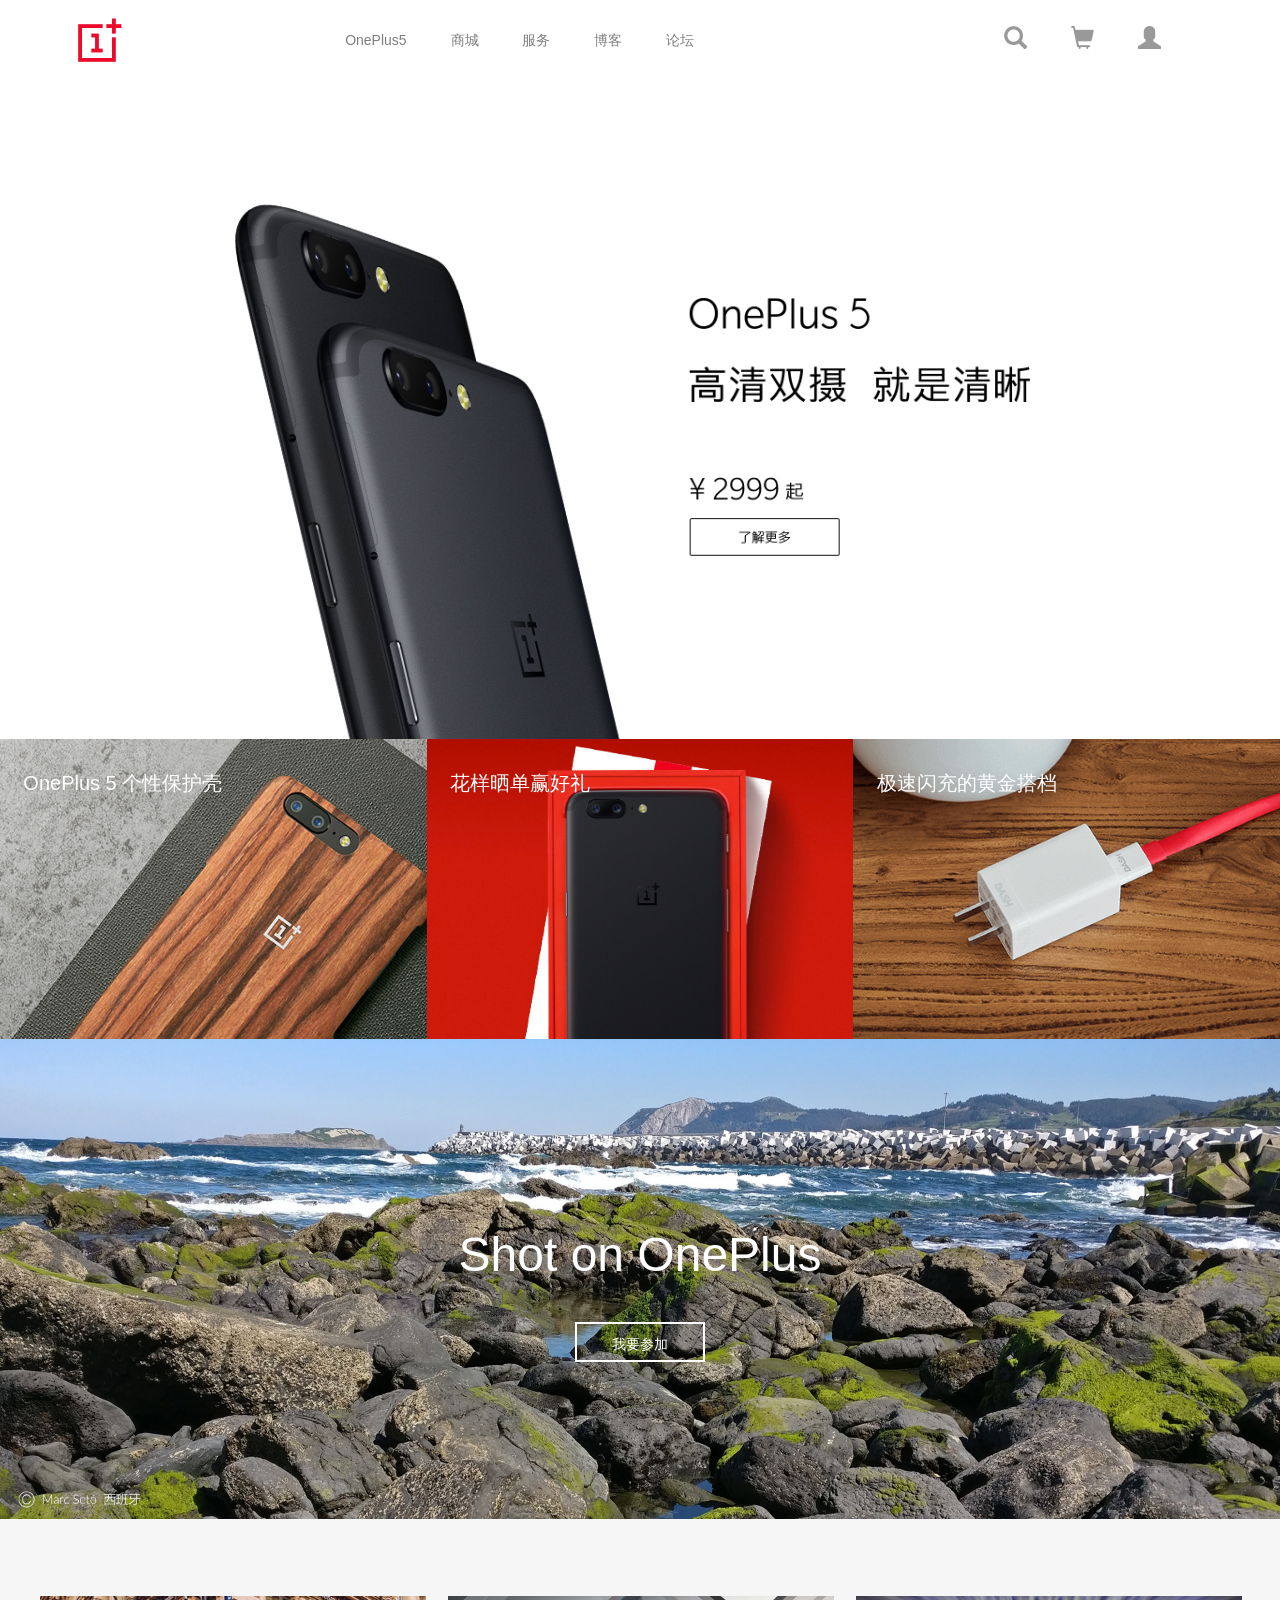
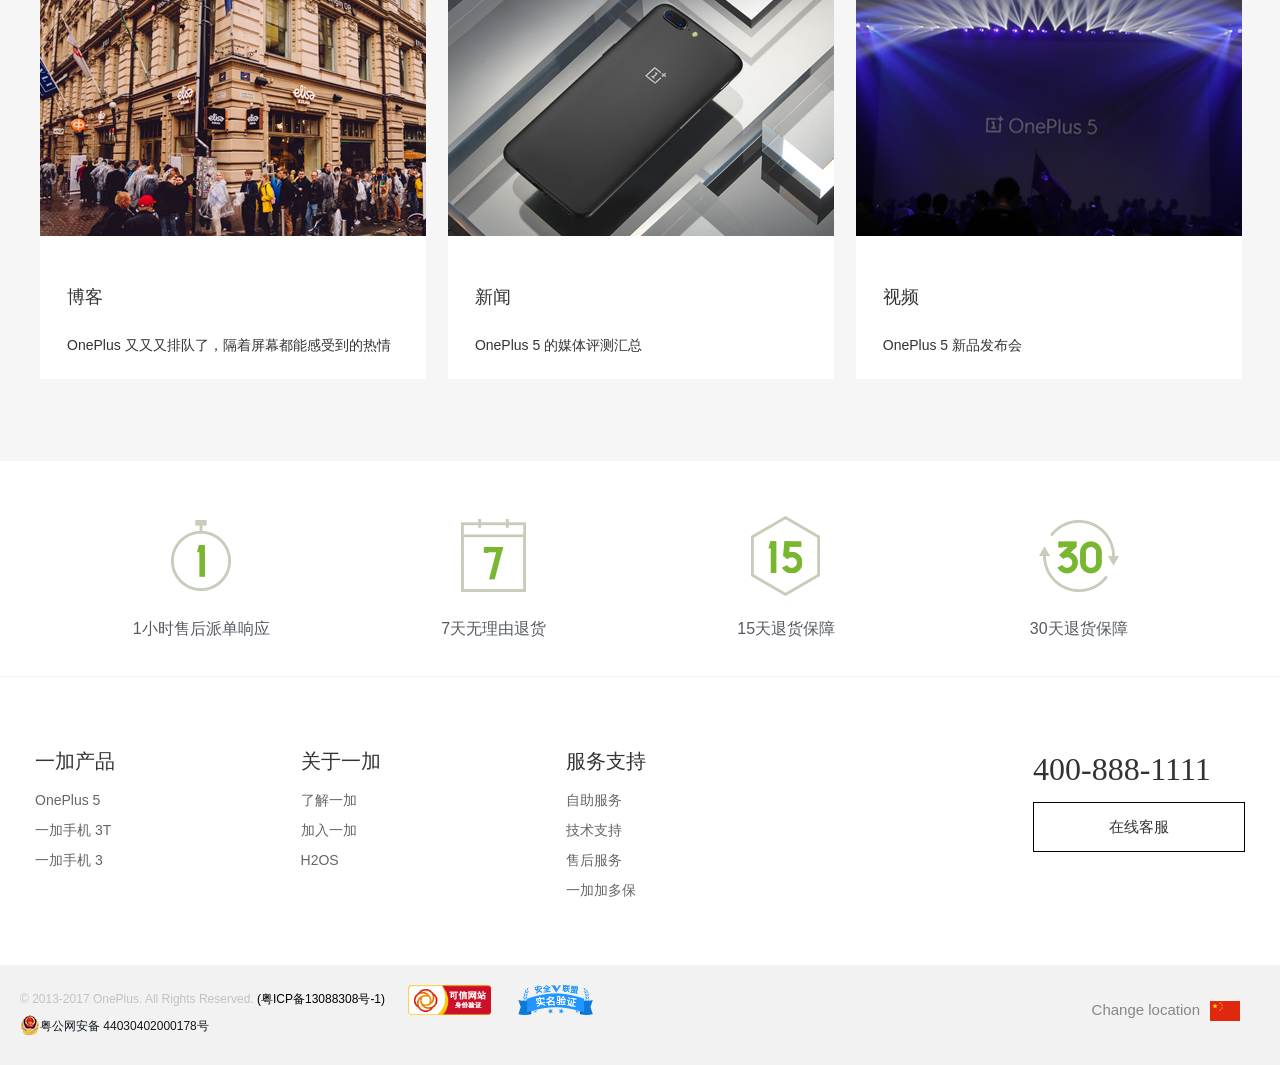
<file: index.html>
﻿<!DOCTYPE html>
<html>
	<head>
		<meta charset="utf-8" />
		<title>一加手机 - 不将就</title>
		<link rel="icon" type="image/x-icon" href="img/icon.ico"/>
		<meta name="viewport" content="width=device-width,initial-scale=1,minimum-scale=1,maximum-scale=1,user-scalable=no" />
		<link rel="stylesheet" type="text/css" href="css/bootstrap.css"/>
		<link rel="stylesheet" type="text/css" href="css/index.css"/>		
		<script src="js/jquery-1.11.3.js" type="text/javascript" charset="utf-8"></script>
		<script src="js/bootstrap.js" type="text/javascript" charset="utf-8"></script>
	</head>
	<body>
		<!--导航条-->
		<div class="header container">
			<div class="row">
				<h1 class="logo pull-left"><a href="#">logo</a></h1>				
				<div class="icons nav pull-right">
					<a href="#" class="hidden-xs"><span class="glyphicon glyphicon-search"></span></a>
					<div class="shopAll">
						<a href="#"><span class="shopCart glyphicon glyphicon-shopping-cart"></span></a>
						<div class="shopMarket">
							<h2>您的购物车里没有商品</h2>
						</div>
					</div>						
					<a href="#"><span class="glyphicon glyphicon-user"></span></a>
					<a href="#"><span class="glyphicon glyphicon-align-justify visible-xs-inline-block"></span></a>
				</div>				
				<div class="clearfix visible-xs"></div>				
				<nav class="nav menu">
					<div class="drow-menu">
						<ul class="menu-ul">
							<li><a href="#">OnePlus5</a></li>
							<li><a href="store.html">商城</a></li>
							<li><a href="service.html">服务</a></li>
							<li><a href="#">博客</a></li>
							<li><a href="#">论坛</a></li>
						</ul>
						<div class="showMenu" style="display: none;">
							<span class="spanFont glyphicon glyphicon-chevron-up"></span>
						</div>
						<form class="search">
							<input type="text" placeholder="搜索您的商品名称" class="col-xs-11" />
							<i class="glyphicon glyphicon-search" class="col-xs-1"></i>
						</form>
					</div>	
				</nav>	
				
				<!--<form class="otherSearch">
					<div class="inputBox">
						<a href="#" class="searchPic glyphicon glyphicon-search"></a>
						<input type="text" class="searchInput" placeholder="搜索您的商品名称" />
							
					</div>
					<div class="searchCon">
						<li><a href="#">a</a></li>
						<li><a href="#">b</a></li>
						<li><a href="#">c</a></li>
						<li><a href="#">d</a></li>
						<li><a href="#">e</a></li>
					</div>	
				</form>-->
			</div>	
		</div>	
		<div class="Reapt" style="display: none;"></div>		
		<script type="text/javascript">
			$(function () {
            	$(".shopMarket").hide();
		        $(".shopAll").hover(function () {
		        	$(".shopMarket").fadeIn(500);
		        	}, function () {
		        	$(".shopMarket").fadeOut(500);
		    	});
		    	// 鼠标移动到list的div上的时候里面的div不会被隐藏
		    	$(".shopMarket").hover(function () {
		       		$(".shopMarket").fadeIn(500);
		       	 	}, function () {
		        	$(".shopMarket").fadeOut(500);
		    	});
				$(".glyphicon-align-justify").click(function(){
					if(($(".header nav").is(":hidden")) && ($(".search").is(":hidden"))){
						$(".menu-ul").show();
						$(".search").show();
						$(".showMenu").hide();
						$(".header nav").slideDown();
//						$("body").css("position","fixed");
						$("body").css("overflow","hidden");
						$(".Reapt").show();
					}
					else{
						$(".header nav").slideUp();
						$(".Reapt").hide();
						$("body").css("overflow","initial");
					}	
				});	
				$(".search").click(function(){
					$(".spanFont").removeClass("glyphicon-chevron-down");
					$(".spanFont").addClass("glyphicon-chevron-up");
					$(".showMenu").css("display","block");
					$(".menu-ul").slideUp();					
				});
				$(".showMenu").click(function(){
					$(".spanFont").toggleClass("glyphicon-chevron-up");
	 				$(".spanFont").toggleClass("glyphicon-chevron-down");
	 				$(".showMenu").delay(200).hide(0);
					$(".menu-ul").slideDown();
				});
			});
		</script>
		
		<!--导航条下面的图片-->
		<div class="section3">
			<div class="container-fluid">
				<div class="row two">
					<h1 class="pic"><a href="#"></a></h1>
				</div>
			</div>
		</div>
		
		<!--section3 begin-->
		<div class="section3 container-fluid">
			<div class="row">
				<div class="imgOne col-lg-4 col-md-4 col-sm-12 col-xs-12">
					<h4 style="color:#fff">OnePlus 5 个性保护壳</h4>
					<a href="#" class="aOne"></a>
				</div>
				<div class="imgTwo col-lg-4 col-md-4 col-sm-12 col-xs-12">
					<h4 style="color:#fff">花样晒单赢好礼</h4>
					<a href="#" class="aTwo"></a>
				</div>
				<div class="imgThree col-lg-4 col-md-4 col-sm-12 col-xs-12">
					<h4 style="color:#fff">极速闪充的黄金搭档</h4>
					<a href="#" class="aThree"></a>
				</div>
			</div>
		</div>
		<!--section3 end-->
		
			
		<!--section4 begin-->
		<div class="section4">
			<div class="container-fluid">
				<div class="row four">
					<img src="img/section3.1.big.jpg" class="img-responsive" id="imgFirst1"/>
					<img src="img/section3.1.jpg" style="width: 100%;" id="imgFirst2"/>
					<div class="odop-text" style="color:#fff">
        	            <div class="h3">Shot on OnePlus</div>
        	            <div class="h4"></div>
        	            <button type="button" class="opod-btn">我要参加</button>
         	       </div>
				</div>
			</div>
		</div>
    	<!--section4 end-->
    	
    	<!--section5 begin-->
    	<div class="section5 bottom-part">
    		<div class="inner">
    			<div class="innerContent">
    				<a><img src="img/section5.1.jpg" /></a>
    				<div class="content">
    					<h4>博客</h4>
    					<p>OnePlus 又又又排队了，隔着屏幕都能感受到的热情</p>
    				</div>
    			</div>
    			<div class="innerContent">
    				<a><img src="img/section5.2.jpg" /></a>
    				<div class="content">
    					<h4>新闻</h4>
    						<p>OnePlus 5 的媒体评测汇总</p>
    				</div>
    			</div>
    			<div class="innerContent">
    				<a><img src="img/section5.3.jpg" /></a>
    				<div class="content">
    					<h4>视频</h4>
    					<p>OnePlus 5 新品发布会</p>
    				</div>
    			</div>
    		</div>
    	</div>
    	<!--section5 end-->
    	
    	<!--section6 begin-->
    	<div class="section6">
    		<div class="container part">
    			<!--<div class="row">-->
    				<div class="partContent col-lg-3 col-md-3 col-sm-3 col-xs-6">
    					<a href="#">
    						<h1 class="smallicon1"></h1>
    						<span>1小时售后派单响应</span>
    					</a>
    				</div>
    				<div class="partContent col-lg-3 col-md-3 col-sm-3 col-xs-6">
    					<a href="#">
    						<h1 class="smallicon2"></h1>
    						<span>7天无理由退货</span>
    					</a>
    				</div>
    				<div class="partContent col-lg-3 col-md-3 col-sm-3 col-xs-6">
    					<a href="#">
    						<h1 class="smallicon3"></h1>
    						<span>15天退货保障</span>
    					</a>
    				</div>
    				<div class="partContent col-lg-3 col-md-3 col-sm-3 col-xs-6">
    					<a href="#">
    						<h1 class="smallicon4"></h1>
    						<span>30天退货保障</span>
    					</a>
    				</div>
    			<!--</div>-->
    		</div>
    	</div>
    	<!--section6 end-->
    	
    	<!--section7 begin-->
    	<div class="footer">
    		<div class="footContent">
    			<div class="footer-top clearfix">
    				<div class="footer-left col-lg-8 col-md-8 col-sm-8 col-xs-12">    	
    					<div class="leftContent col-lg-4 col-md-4 col-sm-4 col-xs-12">
    						<p id="first">
    							一加产品
    							<span class="font glyphicon glyphicon-chevron-down"></span>
    							<!--<span class="font glyphicon glyphicon-chevron-up hidden"></span>-->
    						</p>
    						<ul class="leftDown" id="leftDown1">
    							<li><a href="#">OnePlus 5</a></li>
    							<li><a href="#">一加手机 3T</a></li>
    							<li><a href="#">一加手机 3</a></li>
    						</ul>
    					</div>
    					<div class="leftContent col-lg-4 col-md-4 col-sm-4 col-xs-12">
    						<p id="two">关于一加<span class="font glyphicon glyphicon-chevron-down"></span></p>
    						<ul class="leftDown" id="leftDown2">
    							<li><a href="#">了解一加</a></li>
    							<li><a href="#">加入一加</a></li>
    							<li><a href="#">H2OS</a></li>
    						</ul>
    					</div>
    					<div class="leftContent col-lg-4 col-md-4 col-sm-4 col-xs-12">
    						<p id="three">服务支持<span class="font glyphicon glyphicon-chevron-down"></span></p>
    						<ul class="leftDown" id="leftDown3">
    							<li><a href="#">自助服务</a></li>
    							<li><a href="#">技术支持</a></li>
    							<li><a href="#">售后服务</a></li>
    							<li><a href="#">一加加多保</a></li>
    						</ul>
    					</div>
    				</div>	
    				<div class="footer-right col-lg-4 col-md-4 col-sm-4 col-xs-12">
    					<div class="rightContent">
    						<p><span>客服电话：</span>400-888-1111</p>
    						<p class="pright"><span>Change location</span><a href="#"><img src="img/seciton6.2.png" class="img-responsive"/></a></p>
    						<button type="button" class="btn-online">在线客服</button>
    					</div>
    				</div>
    			</div>
    		</div>
    		<div class="footer-bottom">
    			<div class="changbg">
    				<div class="footContent">
    					<p class="fifth fifth1"><img src="img/section6.4.png"/>粤公网安备 44030402000178号</p>	
    					<span class="bottomFirst">© 2013-2017 OnePlus. All Rights Reserved. <a href="#">(粤ICP备13088308号-1) </a></span>
						<p class="other2 clearfix">备案号：<a href="#">粤ICP备13088308号-1</a></p>
    					<p class="fifth fifth3"><img src="img/section6.4.png"/>粤公网安备 44030402000178号</p>	
    					<span class="secondImg img1"><a href="#"><img src="img/section6.2.png" /></a></span>
    					<span class="fourImg fourImg1">Change location<a href="#"><img src="img/seciton6.2.png" /></a></span>
    					<span class="secondImg img2"><a href="#"><img src="img/section6.3.png" /></a></span>
    					<p class="other1 clearfix">备案号：<a href="#">粤ICP备13088308号-1</a></p>
    					<p class="fifth fifth2"><img src="img/section6.4.png"/>粤公网安备 44030402000178号</p>	
    					<div class="last clearfix"></div>
    				</div>
    			</div>
    		</div>
    	</div>
    	<!--section7 end-->
    	<!--section7 jQuery begin-->
    	<script type="text/javascript">
    		$(function(){
    			$("#first").click(function(){
//  				console.log(0);
    				$("#leftDown1").slideToggle(800);
    				$("#first span").toggleClass("glyphicon-chevron-down");
	 				$("#first span").toggleClass("glyphicon-chevron-up");
//  				$("#first span").removeClass("glyphicon-chevron-down");
//  				$("#first span").addClass("glyphicon-chevron-up");
//  				$(this).children('.glyphicon-chevron-down').toggleClass('hidden');
//  				$(this).children('.glyphicon-chevron-up').toggleClass('hidden');
    			})
    			$("#two").click(function(){
    				$("#leftDown2").slideToggle(800);
    				$("#two span").toggleClass("glyphicon-chevron-down");
	 				$("#two span").toggleClass("glyphicon-chevron-up");
    			})
    			$("#three").click(function(){
    				$("#leftDown3").slideToggle(800);
    				$("#three span").toggleClass("glyphicon-chevron-down");
	 				$("#three span").toggleClass("glyphicon-chevron-up");
    			})
    		})
    	</script>
    	<!--section7 jQuery end-->
    	
	</body>
</html>
</file>
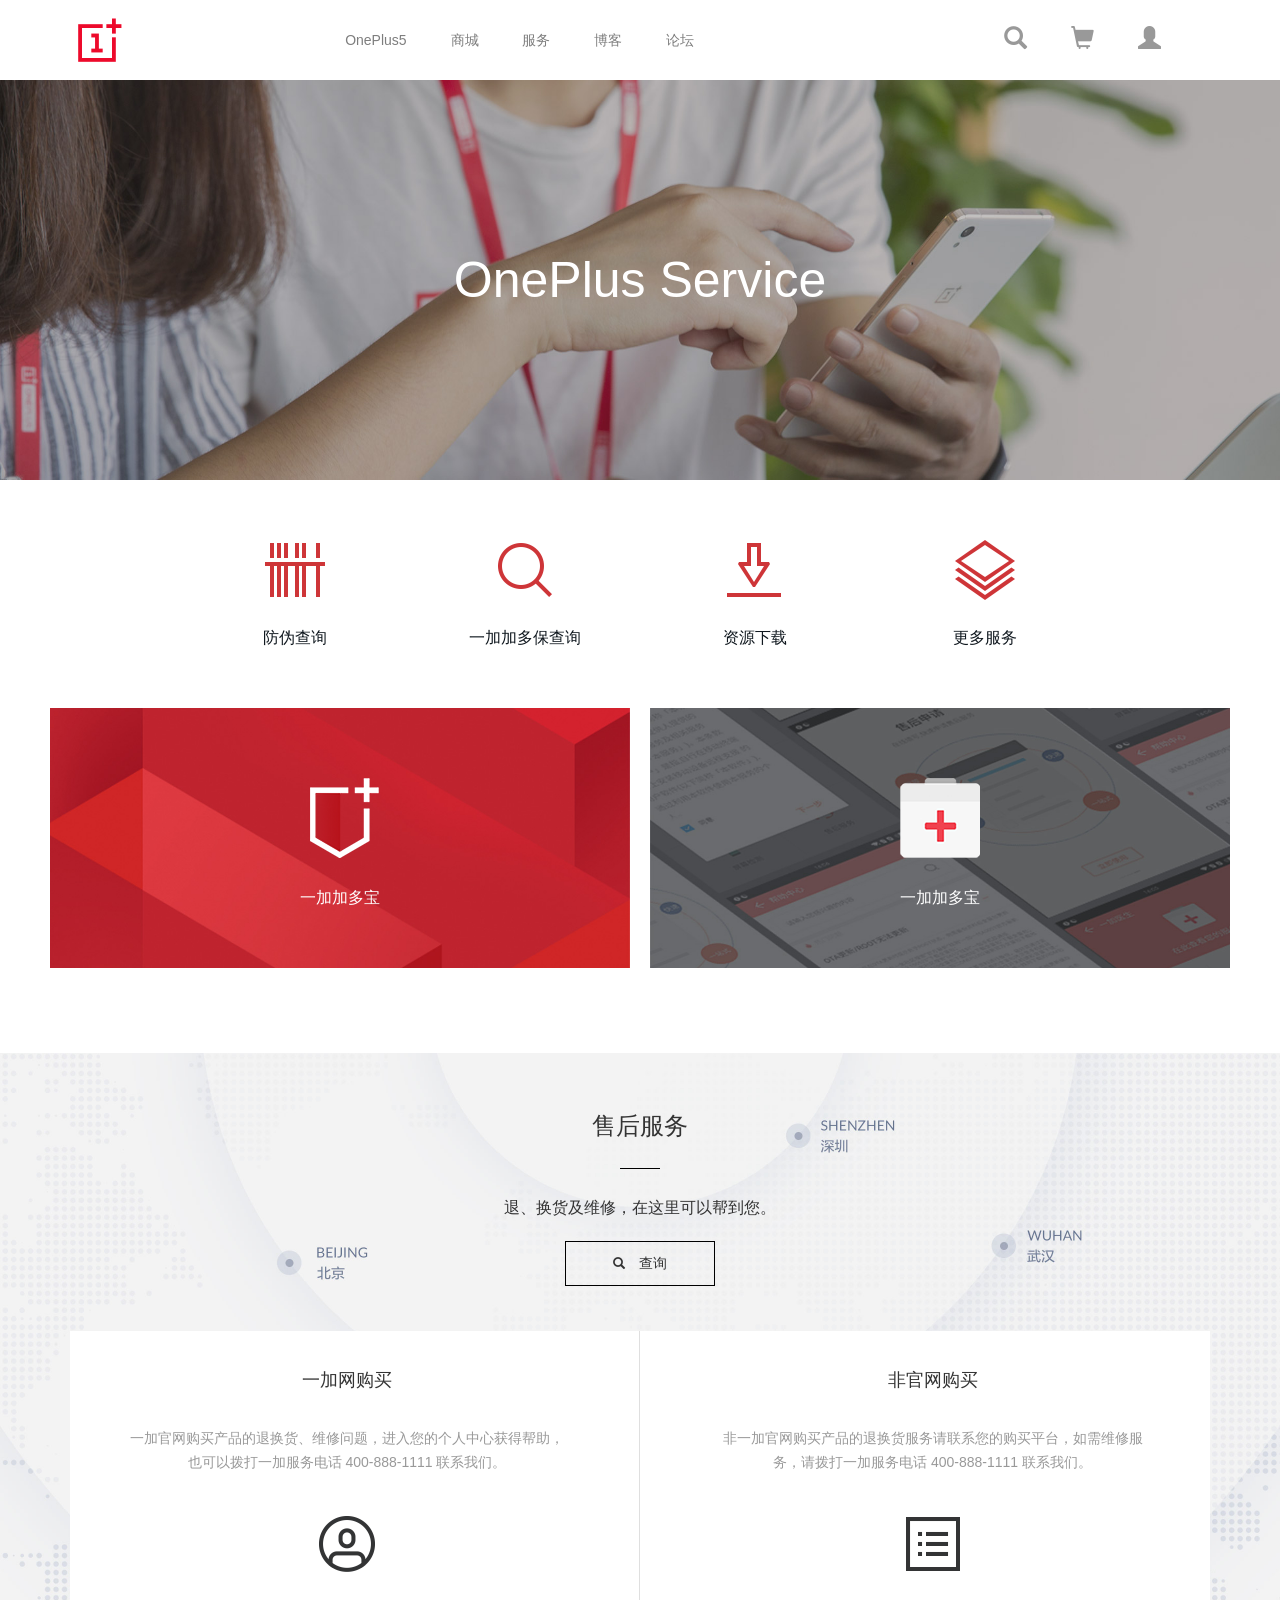
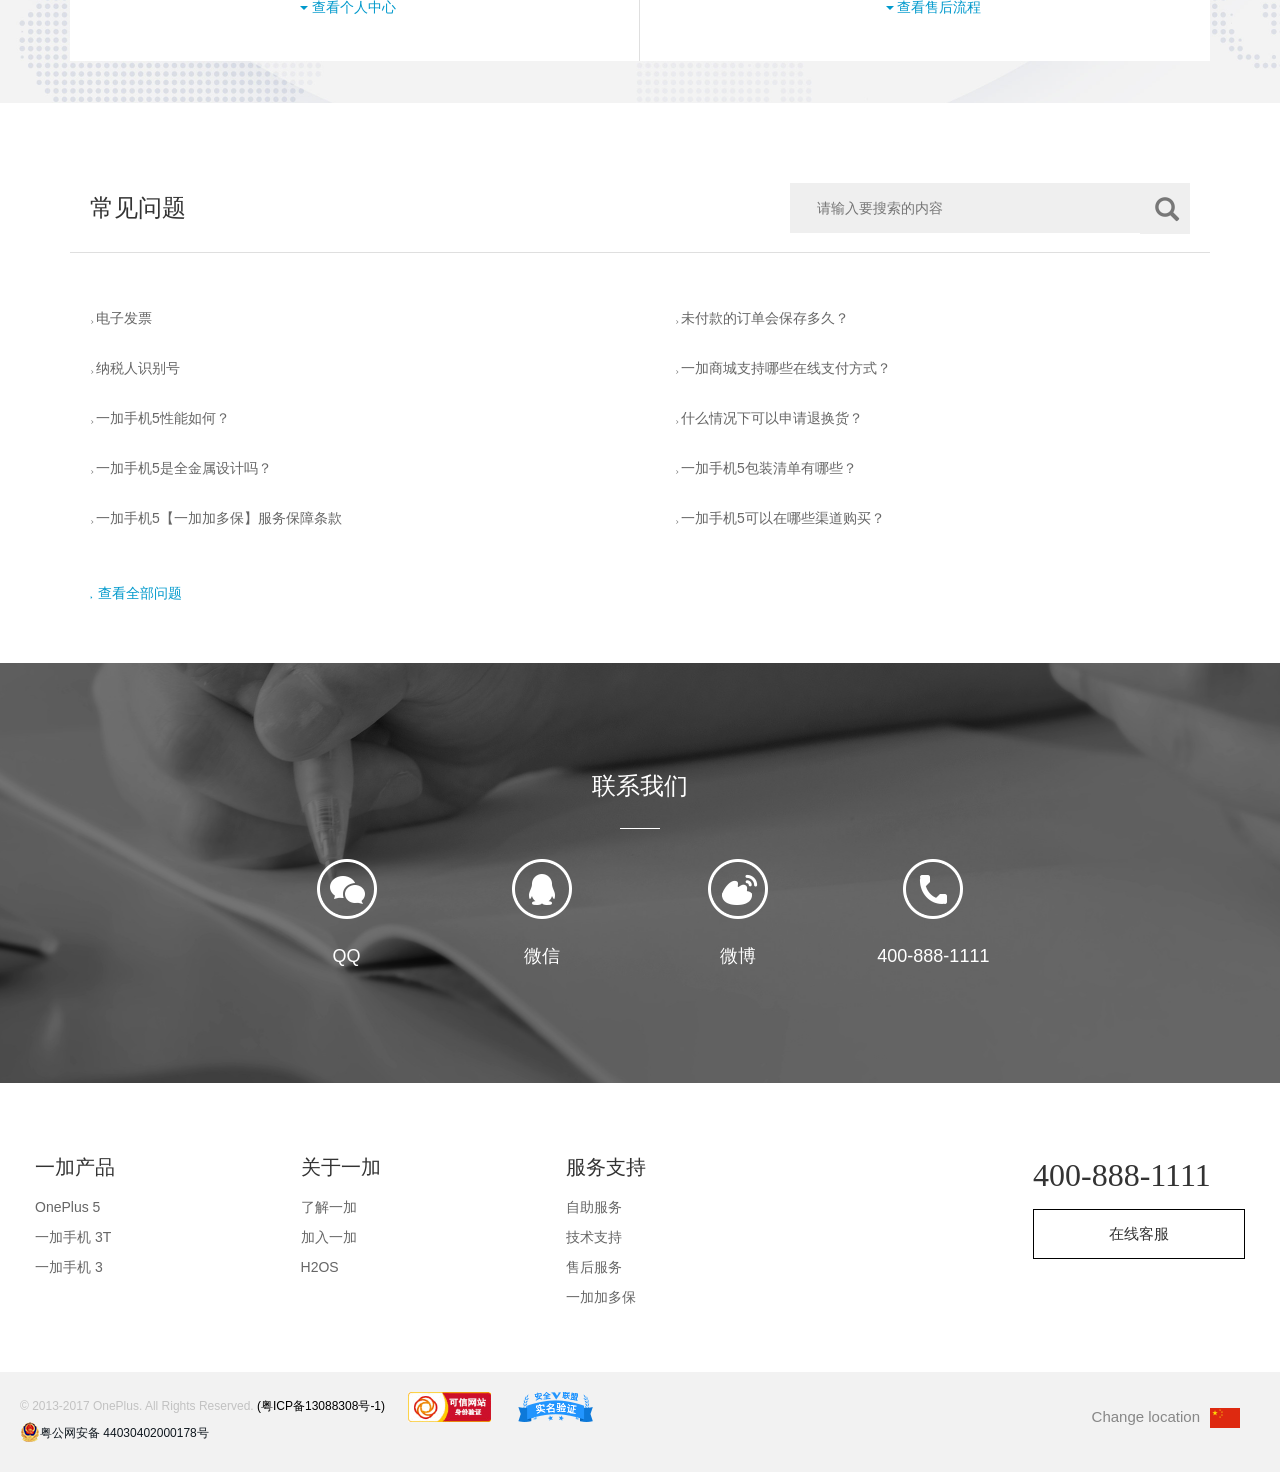
<file: service.html>
﻿<!DOCTYPE html>
<html>
	<head>
		<meta charset="utf-8" />
		<title>一加手机客户服务中心</title>
		<link rel="icon" type="image/x-icon" href="img/icon.ico"/>
		<meta name="viewport" content="width=device-width,initial-scale=1,minimum-scale=1,maximum-scale=1,user-scalable=no" />
		<link rel="stylesheet" type="text/css" href="css/bootstrap.css"/>
		<link rel="stylesheet" type="text/css" href="css/index.css"/>
		<link rel="stylesheet" type="text/css" href="css/service.css"/>	
		<script src="js/jquery-1.11.3.js" type="text/javascript" charset="utf-8"></script>
		<script src="js/bootstrap.js" type="text/javascript" charset="utf-8"></script>
	</head>
	<body>
		<!--导航条-->
		<div class="header container">
			<div class="row">
				<h1 class="logo pull-left"><a href="index.html">logo</a></h1>				
				<div class="icons nav pull-right">
					<a href="#" class="hidden-xs"><span class="glyphicon glyphicon-search"></span></a>
					<div class="shopAll">
						<a href="#"><span class="shopCart glyphicon glyphicon-shopping-cart"></span></a>
						<div class="shopMarket">
							<h2>您的购物车里没有商品</h2>
						</div>
					</div>						
					<a href="#"><span class="glyphicon glyphicon-user"></span></a>
					<a href="#"><span class="glyphicon glyphicon-align-justify visible-xs-inline-block"></span></a>
				</div>				
				<div class="clearfix visible-xs"></div>				
				<nav class="nav menu">
					<div class="drow-menu">
						<ul class="menu-ul">
							<li><a href="">OnePlus5</a></li>
							<li><a href="store.html">商城</a></li>
							<li><a href="#">服务</a></li>
							<li><a href="#">博客</a></li>
							<li><a href="#">论坛</a></li>
						</ul>
						<div class="showMenu" style="display: none;">
							<span class="spanFont glyphicon glyphicon-chevron-up"></span>
						</div>
						<form class="search">
							<input type="text" placeholder="搜索您的商品名称" class="col-xs-11" />
							<i class="glyphicon glyphicon-search" class="col-xs-1"></i>
						</form>
					</div>	
				</nav>	
				
				<!--<form class="otherSearch">
					<div class="inputBox">
						<a href="#" class="searchPic glyphicon glyphicon-search"></a>
						<input type="text" class="searchInput" placeholder="搜索您的商品名称" />
							
					</div>
					<div class="searchCon">
						<li><a href="#">a</a></li>
						<li><a href="#">b</a></li>
						<li><a href="#">c</a></li>
						<li><a href="#">d</a></li>
						<li><a href="#">e</a></li>
					</div>	
				</form>-->
			</div>	
		</div>	
		<div class="Reapt" style="display: none;"></div>		
		<script type="text/javascript">
			$(function () {
            	$(".shopMarket").hide();
		        $(".shopAll").hover(function () {
		        	$(".shopMarket").fadeIn(500);
		        	}, function () {
		        	$(".shopMarket").fadeOut(500);
		    	});
		    	// 鼠标移动到list的div上的时候里面的div不会被隐藏
		    	$(".shopMarket").hover(function () {
		       		$(".shopMarket").fadeIn(500);
		       	 	}, function () {
		        	$(".shopMarket").fadeOut(500);
		    	});
				$(".glyphicon-align-justify").click(function(){
					if(($(".header nav").is(":hidden")) && ($(".search").is(":hidden"))){
						$(".menu-ul").show();
						$(".search").show();
						$(".showMenu").hide();
						$(".header nav").slideDown();
//						$("body").css("position","fixed");
						$("body").css("overflow","hidden");
						$(".Reapt").show();
					}
					else{
						$(".header nav").slideUp();
						$(".Reapt").hide();
						$("body").css("overflow","initial");
					}	
				});	
				$(".search").click(function(){
					$(".spanFont").removeClass("glyphicon-chevron-down");
					$(".spanFont").addClass("glyphicon-chevron-up");
					$(".showMenu").css("display","block");
					$(".menu-ul").slideUp();					
				});
				$(".showMenu").click(function(){
					$(".spanFont").toggleClass("glyphicon-chevron-up");
	 				$(".spanFont").toggleClass("glyphicon-chevron-down");
	 				$(".showMenu").delay(200).hide(0);
					$(".menu-ul").slideDown();
				});
			});
		</script>
		
		
		<!--service1 begin-->
		<section class="service1">
			<h2>OnePlus Service</h2>
		</section>
		<!--service1 end-->
		
		<!--service2 begin-->
		<section class="service2">
			<div class="container service2Con">
				<div class="serviceConone">
					<div class="row">
						<div class="sectiontwo twoone col-sm-3 col-xs-6">
							<a href="#">
								<span></span>
								<h2>防伪查询</h2>
							</a>
						</div>
						<div class="sectiontwo twotwo col-sm-3 col-xs-6">
							<a href="#">
								<span></span>
								<h2>一加加多保查询</h2>
							</a>
						</div>
						<div class="sectiontwo twothree col-sm-3 col-xs-6">
							<a href="#">
								<span></span>
								<h2>资源下载</h2>
							</a>
						</div>
						<div class="sectiontwo twofour col-sm-3 col-xs-6">
							<a href="#">
								<span></span>
								<h2>更多服务</h2>
							</a>
						</div>
					</div>
				</div>
				
				<!--重点-->
				<div class="serviceContwo">
					<div class="row">
						<div class="Bg col-sm-6">							
							<a href="#">
								<span class="BgFirst1"></span>
								<div class="BgCon BgCon1">
									<span></span>
									<h2>一加加多宝</h2>
								</div>
							</a>
						</div>
						<div class="Bg BgTwo col-sm-6">
							<a href="#">
								<span class="BgFirst2"></span>
								<div class="BgCon BgCon2">
									<span></span>
									<h2>一加加多宝</h2>
								</div>
							</a>
						</div>
					</div>
				</div>
				
				<!--敲黑板-->
				<div class="slideBegin">
					<div id="myCarousel" class="carousel slide">
  		   				<!-- 轮播（Carousel）项目 -->		   
						<div class="carousel-inner Bg">							
							<a href="#" class="item active">
								<span class="BgFirst1"></span>
								<div class="BgCon BgCon1">
									<span></span>
									<h2>一加加多宝</h2>
								</div>
							</a>
							<a href="#" class="item">
								<span class="BgFirst2"></span>
								<div class="BgCon BgCon2">
									<span></span>
									<h2>一加加多宝</h2>
								</div>
							</a>
						</div>
						<!-- 轮播（Carousel）导航 -->
						<ol class="carousel-indicators" id="otherIndicators">
			      			<li data-target="#myCarousel" data-slide-to="0" class="active" id="otherli1"></li>
			      			<li data-target="#myCarousel" data-slide-to="1" id="otherli2"></li>
			   			</ol> 
					</div>
					<!-- 轮播（Carousel）指标 -->
					<a class="slideOpen slidePre" href="#myCarousel" data-slide="prev">&lsaquo;</a>
			   		<a class="slideOpen slideNext" href="#myCarousel" data-slide="next">&rsaquo;</a>
				</div>	 
			</div>
		</section>
		<!--service2 end-->
		
		<!--service3 begin-->
		<section class="service3">
			<div class="container servic3Con">
				<div class="threeConfirst">
					<div class="row">
						<h1>售后服务<span></span></h1>
						<h3>退、换货及维修，在这里可以帮到您。</h3>
					</div>
				</div>
				<div class="threeConTwo">
					<div class="row">
						<button type="button">
							<i class="glyphicon glyphicon-search"></i>
							查询
						</button>
					</div>
				</div>
				<div class="threeConThree">
					<div class="row">
						<div class="threePart threePartone col-sm-6">
							<h1>一加网购买</h1>
							<div class="threeHeight"><h2>一加官网购买产品的退换货、维修问题，进入您的个人中心获得帮助，也可以拨打一加服务电话 400-888-1111 联系我们。</h2></div>
							<img src="img/service3.2.png" />
							<a href="#">
								<span class="caret"></span>
								查看个人中心
							</a>
						</div>
						<div class="threePart threeParttwo col-sm-6">
							<h1>非官网购买</h1>
							<div class="threeHeight"><h2>非一加官网购买产品的退换货服务请联系您的购买平台，如需维修服务，请拨打一加服务电话 400-888-1111 联系我们。</h2></div>
							<img src="img/service3.3.png" />
							<a href="#">
								<span class="caret"></span>
								查看售后流程
							</a>
						</div>
					</div>
				</div>
				
				<div class="slideThreeCon">
					<div id="myCarouselother" class="carousel slide">
						<!-- 轮播（Carousel）项目 -->
						<div class="threeSlide3">
							<div class="carousel-inner">					
								<div class="threePart threePartone col-sm-6 col-xs-12 item active">
									<h1>一加网购买</h1>
									<div class="threeHeight"><h2>一加官网购买产品的退换货、维修问题，进入您的个人中心获得帮助，也可以拨打一加服务电话 400-888-1111 联系我们。</h2></div>
									<img src="img/service3.2.png" />
									<a href="#">
										<span class="caret"></span>
											查看个人中心
									</a>
								</div>
								<div class="threePart threeParttwo col-sm-6 col-xs-12 item">
									<h1>非官网购买</h1>
									<div class="threeHeight"><h2>非一加官网购买产品的退换货服务请联系您的购买平台，如需维修服务，请拨打一加服务电话 400-888-1111 联系我们。</h2></div>
									<img src="img/service3.3.png" />
									<a href="#">
										<span class="caret"></span>
										查看售后流程
									</a>
								</div>
							</div>
						</div>
						<!-- 轮播（Carousel）导航 -->
						<ol class="carousel-indicators" id="otherIndicators">
			      			<li data-target="#myCarouselother" data-slide-to="0" class="active" id="otherli1"></li>
			      			<li data-target="#myCarouselother" data-slide-to="1" id="otherli2"></li>
			   			</ol> 
					</div>
					<!-- 轮播（Carousel）指标 -->
					<a class="slideOpen slidePre" href="#myCarouselother" data-slide="prev">&lsaquo;</a>
		   			<a class="slideOpen slideNext" href="#myCarouselother" data-slide="next">&rsaquo;</a>
				</div>	
			</div>
		</section>
		<!--service3 end-->
		<div class="clearfix"></div>
		<!--service4 begin-->
		<section class="service4">
			<div class="container service4Con">
				<div class="fourConfirst">
					<div class="row fourConborder">
						<h2>常见问题</h2>						
						<form class="formCon">
							<input type="text" placeholder="请输入要搜索的内容" class="col-sm-10 col-xs-8"/>
							<a href=""><span class="col-sm-2 col-xs-2 glyphicon glyphicon-search"></span></a>
						</form>
					</div>
				</div>
				<div class="fourContwo">
					<div class="row">
						<ul class="fourPart fourPartone col-sm-6">
							<li>
								<a href="#"><span class="spanSize glyphicon glyphicon-menu-right"></span>电子发票</a>
							</li>
							<li>
								<a href="#"><span class="spanSize glyphicon glyphicon-menu-right"></span>纳税人识别号</a>
							</li>
							<li>
								<a href="#"><span class="spanSize glyphicon glyphicon-menu-right"></span>一加手机5性能如何？</a>
							</li>
							<li>
								<a href="#"><span class="spanSize glyphicon glyphicon-menu-right"></span>一加手机5是全金属设计吗？</a>
							</li>
							<li>
								<a href="#"><span class="spanSize glyphicon glyphicon-menu-right"></span>一加手机5【一加加多保】服务保障条款</a>
							</li>						
						</ul>
						<ul class="fourPart fourParttwo col-sm-6">
							<li>
								<a href="#"><span class="spanSize glyphicon glyphicon-menu-right"></span>未付款的订单会保存多久？</a>
							</li>
							<li>
								<a href="#"><span class="spanSize glyphicon glyphicon-menu-right"></span>一加商城支持哪些在线支付方式？</a>
							</li>
							<li>
								<a href="#"><span class="spanSize glyphicon glyphicon-menu-right"></span>什么情况下可以申请退换货？</a>
							</li>
							<li>
								<a href="#"><span class="spanSize glyphicon glyphicon-menu-right"></span>一加手机5包装清单有哪些？</a>
							</li>
							<li>
								<a href="#"><span class="spanSize glyphicon glyphicon-menu-right"></span>一加手机5可以在哪些渠道购买？</a>
							</li>
						</ul>																	
					</div>					
				</div>
				<div class="row">
					<div class="fourConthree">
						<a href="#"><span class="picSize glyphicon glyphicon-triangle-right"></span>查看全部问题</a>
					</div>
				</div>
			</div>
		</section>
		<!--service4 end-->
		
		<!--service5 begin-->
		<section class="service5">
			<div class="container service5Con">
				<div class="row">
					<h1>联系我们<span></span></h1>
				</div>
				<div class="service5Part">
				<div class="row">
					<div class="fivePart fivePartone col-sm-3 col-xs-6">
						<a href="#">
							<span></span>
							<h2>QQ</h2>
						</a>
					</div>
					<div class="fivePart fiveParttwo col-sm-3 col-xs-6">
						<a href="#">
							<span></span>
							<h2>微信</h2>
						</a>
					</div>
					<div class="fivePart fivePartthree col-sm-3 col-xs-6">
						<a href="#">
							<span></span>
							<h2>微博</h2>
						</a>
					</div>
					<div class="fivePart fivePartfour col-sm-3 col-xs-6">
						<a href="#">
							<span></span>
							<h2>400-888-1111</h2>
						</a>
					</div>
					</div>
				</div>
			</div>
		</section>
		<!--service5 end-->
		
		<!--section7 begin-->
    	<div class="footer">
    		<div class="footContent">
    			<div class="footer-top clearfix">
    				<div class="footer-left col-lg-8 col-md-8 col-sm-8 col-xs-12">    	
    					<div class="leftContent col-lg-4 col-md-4 col-sm-4 col-xs-12">
    						<p id="first">
    							一加产品
    							<span class="font glyphicon glyphicon-chevron-down"></span>
    							<!--<span class="font glyphicon glyphicon-chevron-up hidden"></span>-->
    						</p>
    						<ul class="leftDown" id="leftDown1">
    							<li><a href="#">OnePlus 5</a></li>
    							<li><a href="#">一加手机 3T</a></li>
    							<li><a href="#">一加手机 3</a></li>
    						</ul>
    					</div>
    					<div class="leftContent col-lg-4 col-md-4 col-sm-4 col-xs-12">
    						<p id="two">关于一加<span class="font glyphicon glyphicon-chevron-down"></span></p>
    						<ul class="leftDown" id="leftDown2">
    							<li><a href="#">了解一加</a></li>
    							<li><a href="#">加入一加</a></li>
    							<li><a href="#">H2OS</a></li>
    						</ul>
    					</div>
    					<div class="leftContent col-lg-4 col-md-4 col-sm-4 col-xs-12">
    						<p id="three">服务支持<span class="font glyphicon glyphicon-chevron-down"></span></p>
    						<ul class="leftDown" id="leftDown3">
    							<li><a href="#">自助服务</a></li>
    							<li><a href="#">技术支持</a></li>
    							<li><a href="#">售后服务</a></li>
    							<li><a href="#">一加加多保</a></li>
    						</ul>
    					</div>
    				</div>	
    				<div class="footer-right col-lg-4 col-md-4 col-sm-4 col-xs-12">
    					<div class="rightContent">
    						<p><span>客服电话：</span>400-888-1111</p>
    						<p class="pright"><span>Change location</span><a href="#"><img src="img/seciton6.2.png" class="img-responsive"/></a></p>
    						<button type="button" class="btn-online">在线客服</button>
    					</div>
    				</div>
    			</div>
    		</div>
    		<div class="footer-bottom">
    			<div class="changbg">
    				<div class="footContent">
    					<p class="fifth fifth1"><img src="img/section6.4.png"/>粤公网安备 44030402000178号</p>	
    					<span class="bottomFirst">© 2013-2017 OnePlus. All Rights Reserved. <a href="#">(粤ICP备13088308号-1) </a></span>
						<p class="other2 clearfix">备案号：<a href="#">粤ICP备13088308号-1</a></p>
    					<p class="fifth fifth3"><img src="img/section6.4.png"/>粤公网安备 44030402000178号</p>	
    					<span class="secondImg img1"><a href="#"><img src="img/section6.2.png" /></a></span>
    					<span class="fourImg fourImg1">Change location<a href="#"><img src="img/seciton6.2.png" /></a></span>
    					<span class="secondImg img2"><a href="#"><img src="img/section6.3.png" /></a></span>
    					<p class="other1 clearfix">备案号：<a href="#">粤ICP备13088308号-1</a></p>
    					<p class="fifth fifth2"><img src="img/section6.4.png"/>粤公网安备 44030402000178号</p>	
    					<div class="last clearfix"></div>
    				</div>
    			</div>
    		</div>
    	</div>
    	<!--section7 end-->
    	<!--section7 jQuery begin-->
    	<script type="text/javascript">
    		$(function(){
    			$("#first").click(function(){
//  				console.log(0);
    				$("#leftDown1").slideToggle(800);
    				$("#first span").toggleClass("glyphicon-chevron-down");
	 				$("#first span").toggleClass("glyphicon-chevron-up");
//  				$("#first span").removeClass("glyphicon-chevron-down");
//  				$("#first span").addClass("glyphicon-chevron-up");
//  				$(this).children('.glyphicon-chevron-down').toggleClass('hidden');
//  				$(this).children('.glyphicon-chevron-up').toggleClass('hidden');
    			})
    			$("#two").click(function(){
    				$("#leftDown2").slideToggle(800);
    				$("#two span").toggleClass("glyphicon-chevron-down");
	 				$("#two span").toggleClass("glyphicon-chevron-up");
    			})
    			$("#three").click(function(){
    				$("#leftDown3").slideToggle(800);
    				$("#three span").toggleClass("glyphicon-chevron-down");
	 				$("#three span").toggleClass("glyphicon-chevron-up");
    			})
    		})
    	</script>
    	<!--section7 jQuery end-->
	</body>
</html>
</file>
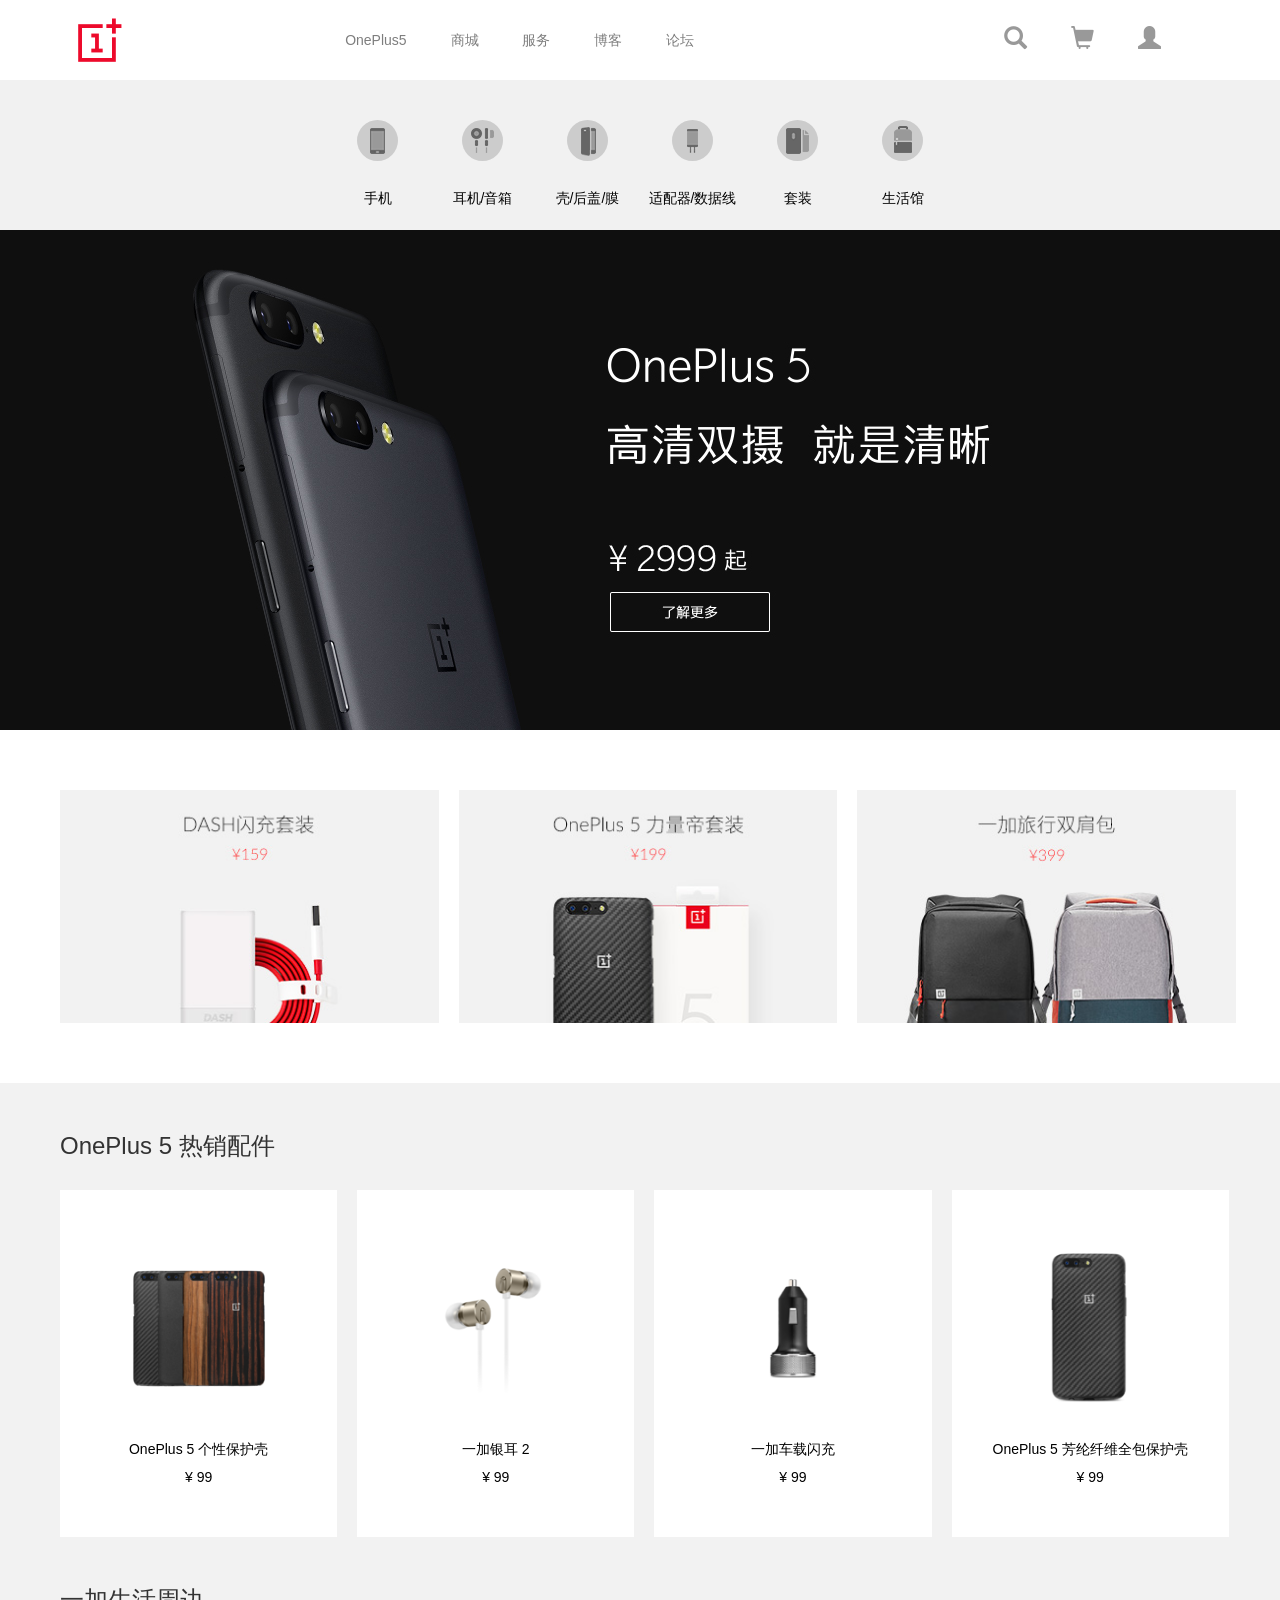
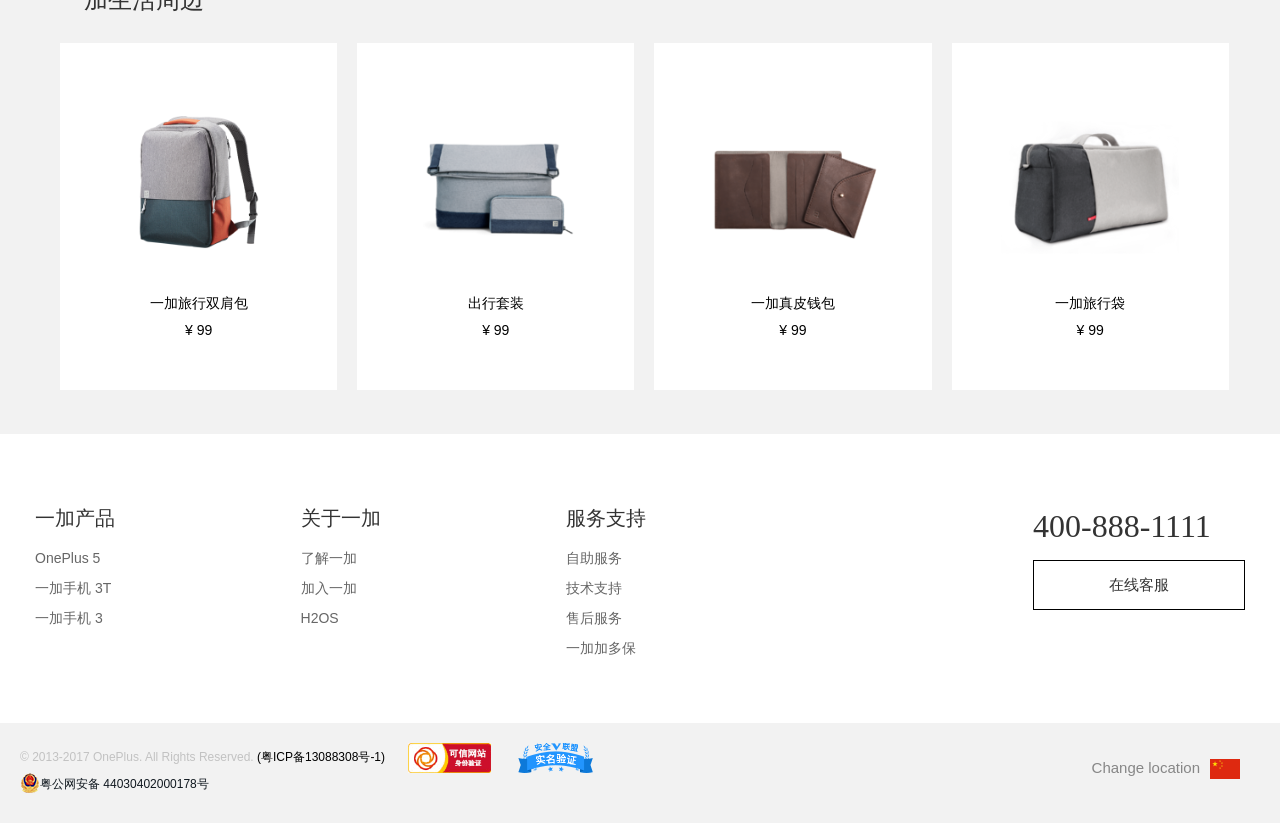
<file: store.html>
﻿<!DOCTYPE html>
<html>
	<head>
		<meta charset="utf-8" />
		<title>商城</title>
		<link rel="icon" type="image/x-icon" href="img/icon.ico"/>
		<meta name="viewport" content="width=device-width,initial-scale=1,minimum-scale=1,maximum-scale=1,user-scalable=no" />
		<link rel="stylesheet" type="text/css" href="css/bootstrap.css"/>
		<link rel="stylesheet" type="text/css" href="css/index.css"/>
		<link rel="stylesheet" type="text/css" href="css/store.css"/>		
		<script src="js/jquery-1.11.3.js" type="text/javascript" charset="utf-8"></script>
		<script src="js/bootstrap.js" type="text/javascript" charset="utf-8"></script>
	<body>
		<!--导航条-->
		<div class="header container">
			<div class="row">
				<h1 class="logo pull-left"><a href="index.html">logo</a></h1>				
				<div class="icons nav pull-right">
					<a href="#" class="hidden-xs"><span class="glyphicon glyphicon-search"></span></a>
					<div class="shopAll">
						<a href="#"><span class="shopCart glyphicon glyphicon-shopping-cart"></span></a>
						<div class="shopMarket">
							<h2>您的购物车里没有商品</h2>
						</div>
					</div>						
					<a href="#"><span class="glyphicon glyphicon-user"></span></a>
					<a href="#"><span class="glyphicon glyphicon-align-justify visible-xs-inline-block"></span></a>
				</div>				
				<div class="clearfix visible-xs"></div>				
				<nav class="nav menu">
					<div class="drow-menu">
						<ul class="menu-ul">
							<li><a href="#">OnePlus5</a></li>
							<li><a href="#">商城</a></li>
							<li><a href="service.html">服务</a></li>
							<li><a href="#">博客</a></li>
							<li><a href="#">论坛</a></li>
						</ul>
						<div class="showMenu" style="display: none;">
							<span class="spanFont glyphicon glyphicon-chevron-up"></span>
						</div>
						<form class="search">
							<input type="text" placeholder="搜索您的商品名称" class="col-xs-11" />
							<i class="glyphicon glyphicon-search" class="col-xs-1"></i>
						</form>
					</div>	
				</nav>	
				
				<!--<form class="otherSearch">
					<div class="inputBox">
						<a href="#" class="searchPic glyphicon glyphicon-search"></a>
						<input type="text" class="searchInput" placeholder="搜索您的商品名称" />
							
					</div>
					<div class="searchCon">
						<li><a href="#">a</a></li>
						<li><a href="#">b</a></li>
						<li><a href="#">c</a></li>
						<li><a href="#">d</a></li>
						<li><a href="#">e</a></li>
					</div>	
				</form>-->
			</div>	
		</div>	
		<div class="Reapt" style="display: none;"></div>		
		<script type="text/javascript">
			$(function () {
            	$(".shopMarket").hide();
		        $(".shopAll").hover(function () {
		        	$(".shopMarket").fadeIn(500);
		        	}, function () {
		        	$(".shopMarket").fadeOut(500);
		    	});
		    	// 鼠标移动到list的div上的时候里面的div不会被隐藏
		    	$(".shopMarket").hover(function () {
		       		$(".shopMarket").fadeIn(500);
		       	 	}, function () {
		        	$(".shopMarket").fadeOut(500);
		    	});
				$(".glyphicon-align-justify").click(function(){
					if(($(".header nav").is(":hidden")) && ($(".search").is(":hidden"))){
						$(".menu-ul").show();
						$(".search").show();
						$(".showMenu").hide();
						$(".header nav").slideDown();
//						$("body").css("position","fixed");
						$("body").css("overflow","hidden");
						$(".Reapt").show();
					}
					else{
						$(".header nav").slideUp();
						$(".Reapt").hide();
						$("body").css("overflow","initial");
					}	
				});	
				$(".search").click(function(){
					$(".spanFont").removeClass("glyphicon-chevron-down");
					$(".spanFont").addClass("glyphicon-chevron-up");
					$(".showMenu").css("display","block");
					$(".menu-ul").slideUp();					
				});
				$(".showMenu").click(function(){
					$(".spanFont").toggleClass("glyphicon-chevron-up");
	 				$(".spanFont").toggleClass("glyphicon-chevron-down");
	 				$(".showMenu").delay(200).hide(0);
					$(".menu-ul").slideDown();
				});
			});
		</script>
		
		
		
		<div class="store1">
			<div class="storeAll">	
				<div class="store1Con">
					<div class="store1Part store1Part1">
						<a href="#">
							<span class=""></span>
							<h2>手机</h2>
						</a>
					</div>
					<div class="store1Part store1Part2">
						<a href="#">
							<span class=""></span>
							<h2>耳机/音箱</h2>
						</a>
					</div>
					<div class="store1Part store1Part3">
						<a href="#">
							<span class=""></span>
							<h2>壳/后盖/膜</h2>
						</a>
					</div>
					<div class="store1Part store1Part4">
						<a href="#">
							<span class=""></span>
							<h2>适配器/数据线</h2>
						</a>
					</div>
					<div class="store1Part store1Part5">
						<a href="#">
							<span class=""></span>
							<h2>套装</h2>
						</a>
					</div>
					<div class="store1Part store1Part6">
						<a href="#">
							<span class=""></span>
							<h2>生活馆</h2>
						</a>
					</div>
					<div class="clearfix"></div>
				</div>	
			</div>
		</div>
		<div class="store1Nav">
				<div class="store1NavOne">
					<div>
						<a href="">手机</a>
					</div>
					<div>
						<a href="">耳机/音箱</a>
					</div>
					<div>
						<a href="">壳/后盖/膜</a>
					</div>
					<div>
						<a href="">适配器/数据线</a>
					</div>
					<div>
						<a href="">套装</a>
					</div>
					<div>
						<a href="">生活馆</a>
					</div>
					<!--<a href="#"><span class="store1NavTwo glyphicon glyphicon-menu-down"></span></a>-->
				</div>
				<a href="#" class="store1NavTwo"><span class="glyphicon glyphicon-menu-down"></span></a>
		</div>
		
		
		<div class="store2">
			<span class="store4Pic">
				<a class="store4Big" href="#"></a>
				<a class="store4Small" href="#">
					<img src="img/store3.2.1.small.jpg" />
				</a>
			</span>
		</div>
		
		
		<!--store3 begin-->
		<div class="storeAll">			
			<div class="store3">								 
				<div class="store3Part">
					<a href="#">
						<img src="img/store3.3.1.jpg" />
					</a>
				</div>
				<div class="store3Part">
					<a href="#">
						<img src="img/store3.3.2.jpg" />
					</a>
				</div>
				<div class="store3Part">
					<a href="#">
						<img src="img/store3.3.3.jpg" />
					</a>
				</div>
				<div class="clearfix"></div> <!--撑开外面的div，高度自适应-->
			</div>				
		</div>
		<!--store3 end-->
				
		<!--store4 begin-->
		<div class="store4">
			<div class="storeAll">
				<div class="store4One">
					<h3>OnePlus 5 热销配件</h3>
					<div class="store4Con">
						<div class="store4Part">
							<a href="#">
								<img src="img/store3.4.1.png" />
								<h2>OnePlus 5 个性保护壳</h2>
								<span>¥&nbsp;99</span>
							</a>
						</div>
						<div class="store4Part">
							<a href="#">
								<img src="img/store3.4.2.png" />
								<h2>一加银耳 2</h2>
								<span>¥&nbsp;99</span>
							</a>
						</div>
						<div class="store4Part">
							<a href="#">
								<img src="img/store3.4.3.png" />
								<h2>一加车载闪充</h2>
								<span>¥&nbsp;99</span>
							</a>
						</div>
						<div class="store4Part">
							<a href="#">
								<img src="img/store3.4.4.png" />
								<h2>OnePlus 5 芳纶纤维全包保护壳</h2>
								<span>¥&nbsp;99</span>
							</a>
						</div>
						<div class="clearfix"></div>
					</div>
				</div>
				
				<div class="store4Two">
					<h3>一加生活周边</h3>
					<div class="store4Con">
						<div class="store4Part">
							<a href="#">
								<img src="img/store3.4.5.png" />
								<h2>一加旅行双肩包</h2>
								<span>¥&nbsp;99</span>
							</a>
						</div>
						<div class="store4Part">
							<a href="#">
								<img src="img/store3.4.6.png" />
								<h2>出行套装</h2>
								<span>¥&nbsp;99</span>
							</a>
						</div>
						<div class="store4Part">
							<a href="#">
								<img src="img/store3.4.7.png" />
								<h2>一加真皮钱包</h2>
								<span>¥&nbsp;99</span>
							</a>
						</div>
						<div class="store4Part">
							<a href="#">
								<img src="img/store3.4.8.png" />
								<h2>一加旅行袋</h2>
								<span>¥&nbsp;99</span>
							</a>
						</div>
						<div class="clearfix"></div>
					</div>
				</div>
			</div>
		</div>
		<!--store4 end-->
		
		<!--section7 begin-->
    	<div class="footer">
    		<div class="footContent">
    			<div class="footer-top clearfix">
    				<div class="footer-left col-lg-8 col-md-8 col-sm-8 col-xs-12">    	
    					<div class="leftContent col-lg-4 col-md-4 col-sm-4 col-xs-12">
    						<p id="first">
    							一加产品
    							<span class="font glyphicon glyphicon-chevron-down"></span>
    							<!--<span class="font glyphicon glyphicon-chevron-up hidden"></span>-->
    						</p>
    						<ul class="leftDown" id="leftDown1">
    							<li><a href="#">OnePlus 5</a></li>
    							<li><a href="#">一加手机 3T</a></li>
    							<li><a href="#">一加手机 3</a></li>
    						</ul>
    					</div>
    					<div class="leftContent col-lg-4 col-md-4 col-sm-4 col-xs-12">
    						<p id="two">关于一加<span class="font glyphicon glyphicon-chevron-down"></span></p>
    						<ul class="leftDown" id="leftDown2">
    							<li><a href="#">了解一加</a></li>
    							<li><a href="#">加入一加</a></li>
    							<li><a href="#">H2OS</a></li>
    						</ul>
    					</div>
    					<div class="leftContent col-lg-4 col-md-4 col-sm-4 col-xs-12">
    						<p id="three">服务支持<span class="font glyphicon glyphicon-chevron-down"></span></p>
    						<ul class="leftDown" id="leftDown3">
    							<li><a href="#">自助服务</a></li>
    							<li><a href="#">技术支持</a></li>
    							<li><a href="#">售后服务</a></li>
    							<li><a href="#">一加加多保</a></li>
    						</ul>
    					</div>
    				</div>	
    				<div class="footer-right col-lg-4 col-md-4 col-sm-4 col-xs-12">
    					<div class="rightContent">
    						<p><span>客服电话：</span>400-888-1111</p>
    						<p class="pright"><span>Change location</span><a href="#"><img src="img/seciton6.2.png" class="img-responsive"/></a></p>
    						<button type="button" class="btn-online">在线客服</button>
    					</div>
    				</div>
    			</div>
    		</div>
    		<div class="footer-bottom">
    			<div class="changbg">
    				<div class="footContent">
    					<p class="fifth fifth1"><img src="img/section6.4.png"/>粤公网安备 44030402000178号</p>	
    					<span class="bottomFirst">© 2013-2017 OnePlus. All Rights Reserved. <a href="#">(粤ICP备13088308号-1) </a></span>
						<p class="other2 clearfix">备案号：<a href="#">粤ICP备13088308号-1</a></p>
    					<p class="fifth fifth3"><img src="img/section6.4.png"/>粤公网安备 44030402000178号</p>	
    					<span class="secondImg img1"><a href="#"><img src="img/section6.2.png" /></a></span>
    					<span class="fourImg fourImg1">Change location<a href="#"><img src="img/seciton6.2.png" /></a></span>
    					<span class="secondImg img2"><a href="#"><img src="img/section6.3.png" /></a></span>
    					<p class="other1 clearfix">备案号：<a href="#">粤ICP备13088308号-1</a></p>
    					<p class="fifth fifth2"><img src="img/section6.4.png"/>粤公网安备 44030402000178号</p>	
    					<div class="last clearfix"></div>
    				</div>
    			</div>
    		</div>
    	</div>
    	<!--section7 end-->
    	<!--section7 jQuery begin-->
    	<script type="text/javascript">
    		$(function(){
    			$("#first").click(function(){
//  				console.log(0);
    				$("#leftDown1").slideToggle(800);
    				$("#first span").toggleClass("glyphicon-chevron-down");
	 				$("#first span").toggleClass("glyphicon-chevron-up");
//  				$("#first span").removeClass("glyphicon-chevron-down");
//  				$("#first span").addClass("glyphicon-chevron-up");
//  				$(this).children('.glyphicon-chevron-down').toggleClass('hidden');
//  				$(this).children('.glyphicon-chevron-up').toggleClass('hidden');
    			})
    			$("#two").click(function(){
    				$("#leftDown2").slideToggle(800);
    				$("#two span").toggleClass("glyphicon-chevron-down");
	 				$("#two span").toggleClass("glyphicon-chevron-up");
    			})
    			$("#three").click(function(){
    				$("#leftDown3").slideToggle(800);
    				$("#three span").toggleClass("glyphicon-chevron-down");
	 				$("#three span").toggleClass("glyphicon-chevron-up");
    			})
    		})
    	</script>
    	<!--section7 jQuery end-->
	</body>
</html>
</file>
<file: css/index.css>
a:hover,a:active,a:visited,a:focus{
	text-decoration: none;
}
/*nav begin*/
.header{
	position: relative;
	z-index: 999;
}
.header h1.logo{
	margin: 18px 0 0 23px;
    position: absolute;
    left: 0;
    top: 0;
}
.header h1.logo a{
	display: inline-block;
	background: url(../img/brand.png) no-repeat;
	background-size:44px,44px;
	width: 44px;
	height: 44px;
	text-indent: -99em;  /*mark*/
}
.header nav.menu li a{
	line-height: 80px;
	padding: 0 20px;
	color: #7e7e7e;
}
.header nav.menu{
	text-align: center;
	z-index: 2;
}
.header nav.menu li{
	float: none;
	display: inline-block;
	position: relative;
}
.header nav.menu a{
	font-size: 14px;
}
.header nav.menu a:hover{
		background: none;
		color: black;
		text-decoration: none;
}
.shopAll{
	display: inline-block;
}
.shopMarket{
	position: absolute;
   	top: 80px;
    right: -87px;
    background-color: #fff;
   	width: 368px;
    text-align: center;
    font-size: 14px;
    color: #999;
   	box-shadow: 0 0 7px rgba(6,0,1,.2);
   	z-index: 888;
   	cursor: pointer;
}
.shopMarket h2{
	margin: 0;
	font-size: 14px;
	padding: 20px;
}
.search{
	display: none;
}
.menu-ul{
	margin: 0;
	padding: 0;
}
/*.otherSearch{
	text-align: left;
    width: 648px;
    height: 290px;
    position: absolute;
    z-index: 3;
    top: 0;
    left: 24%;
    font-size: 16px;	
    background: red;
    overflow: hidden;
}
.otherSearch a{
	color: #8C8C8C;
	float:left;
	display: block;
	line-height: 80px;
	font-size: 24px;
}
.otherSearch a span{
	display: inline-block;
}
.searchInput{
	width: 90%;
	display: inline-block;
	height: 80px;
    line-height: 80px;
    border: none;
    text-indent: 14px;
    font-size: 16px;
}
.searchInput:focus{
	outline: none;
}
.searchCon{
	color: #666;
    width: 648px;
    height: 210px;
    background: yellow;
    position: absolute;
    top: 80px;
    left: 0;
    font-size: 14px;
    padding: 0 30px;
    z-index: 999;
}
.searchCon li{
	list-style: none;
	cursor: pointer;
	line-height: 30px;
    margin: 10px 0;
    display: inline-block;
}
.searchCon li a{
	display: inline-block;
}*/
@media only screen and (max-width:946px ) {
	.otherSearch{
		width: 500px;
	}
}
@media only screen and (min-width:768px ) {
	.header nav.menu a:after{
		content: " ";
		background: #eb0028;
		position: absolute;
		left: 0;
		width: 100%;
		bottom: 0;
		display: block;
		height: 0;
		transition: all .2s;
	}
	.header nav.menu a:hover:after{
		height: 5px;
	}
}
.header .icons a{
	display: inline-block;
	line-height: 80px;
	font-size: 23px;
	color: #999999;
	margin: 0 20px;
	cursor: pointer;
}
.showMenu{
	position: absolute;
	top: -1px;
	/*height: 40px;*/
    width: 100%;
    background: #f3f3f3;
    text-align: center;
}
.spanFont{
	font-size: 20px;
	color: #ccc;
	margin-top: 5px;
}
@media only screen and (max-width:768px ) {
	body{
		width: 100%;
	}
	.Reapt{
		width: 100%;
		background: #808080;
		position: fixed;
		top: 80px;
		right: 0;
		opacity: .5;
		height: 100%;
		transition: opacity .5s;
		z-index: 9;
	}
}
@media only screen and (max-width: 1240px) {
	.header nav.menu li a{
		padding: 0 15px;
	}
}
@media only screen and (min-width: 768px) {
	.navbar-nav{
		float: none;
	}
	.header nav.menu li{
		top: 0px;
	}	
}
@media only screen and (max-width: 767px) {
	.header nav.menu li{
		display: block;
		text-align: left;
		border-bottom: 1px solid #e3e3e3;
	}
	.header nav.menu li a{
		display: block;
		height: 45px;
		line-height: 45px;
	}
	.drow-menu{
		padding: 20px;
    	padding-bottom: 0;
	}
	.menu-ul{
		padding: 0;
		margin: 0;
	}
	.header nav.menu{
		display: none;
		top: 80px;
		position: absolute;
		background: #f3f3f3;
		width: 100%;
	}
	.header ul.icons{
		right: -5px;
	}
	.header ul.icons span{
		font-size: 20px;
	}
	.search{
		display: block;
		background: #fff;
		height: 48px;
		padding: 15px 0;
		margin-bottom: 15px;
		font-size: 16px;
	}
	.search input{
		display: inline-block;
		border: 0;
		outline: none;
	}
	.search i{
		color: #999999;
		font-size:16px;
	}
}

/*slide begin*/
.row h1{
	margin: 0;
}
h1.pic a{
	display: block;
	width: 100%;
	height: 659px;
	background: url(../img/regular.jpg) no-repeat center center;
	background-size:cover;
}
@media only screen and (max-width: 767px) {
	h1.pic a{
		height: 714px;
		background: url(../img/regular.small.jpg) no-repeat center center;
		background-size:cover;
	}
}
/*slide end*/

/*section3 begin*/
.section3 .imgOne,.section3 .imgTwo,.section3 .imgThree{
	min-height: 300px;
	position: relative;
}
.section3 .aOne{
	display: block;
	background: url(../img/section2.1.jpg) center center no-repeat;
	height: 100%;
	width: 100%;
	position:absolute ;
    left: 0;
    top: 0;
    background-size: cover;
}
.section3 .aTwo{
	display: block;
	background: url(../img/section2.2.jpg) center center no-repeat;
	height: 100%;
	width: 100%;
	position:absolute ;
    left: 0;
    top: 0;
    background-size: cover;
}
.section3 .aThree{
	display: block;
	background: url(../img/section2.3.png) center center no-repeat;
	height: 100%;
	width: 100%;
	position:absolute ;
    left: 0;
    top: 0;
    background-size: cover;
}
.section3 h4 {
    position: absolute;
    font-weight: 400;
    font-size: 24px;
    top: 7.8125%;
    left: 5.46875%;
    z-index: 9;
}
@media only screen and (max-width:767px ) {
	.section3 h4{
		font-size: 20px;
	}
}
@media only screen and (min-width:1240px ) {
	.section3 h4{
		font-size: 20px;
	}
}
/*section3 end*/

/*section4 begin*/
@media only screen and (min-width: 1021px) {
	#imgFirst2{
		display: none;
	}
}	
@media only screen and (max-width: 1020px) {
	#imgFirst1{
		display: none;
	}
	#imgFirst2{
		display: block;
	}
}
.four{
	position: relative;
}
.odop-text {
    position: absolute;
    top: 50%;
    width: 100%;
    margin-top: -70px;
    text-align: center;
    font-family: FZLTXIANH,"Microsoft YaHei",Arial;
}
.odop-text .h3 {
    font-size: 48px;
}
.odop-text .h4 {
    font-size: 24px;
    margin: 20px 0 40px;
}
button{
	padding: 0;
}
.odop-text .opod-btn {
    display: inline-block;
    width: 130px;
    height: 40px;
    line-height: 40px;
    text-align: center;
    cursor: pointer;
    font-size: 14px;
    background: none;     /* 清除掉button默认的背景色*/
    color: #fff;
    border: 1px solid #fff;
    border-radius: 0;
    transition: color .15s ease 0s;
    position: relative;
    z-index: 1;
    border-width: 2px;  
}
.opod-btn:after{
	content: ''; /*撑开容器的目的*/
	width: 0%;
	height: 100%;
	top: 0;
	left: 0;
	background: #fff;
	position: absolute;
	transition: all 0.3s;
	z-index: -1;
}
/*.btn:after {
    content: '';
    position: absolute;
    z-index: -1;
    -webkit-transition: all 0.3s;
    -moz-transition: all 0.3s;
    transition: all 0.3s;
}*/
@media only screen and (min-width: 1021px) {
	.odop-text .opod-btn:hover{
		color: black;
	}
	.opod-btn:hover:after, .opod-btn:active:after {
    	width: 100%;
	}
}
@media screen and (max-width: 767px){
	.odop-text .h3 {
    	font-size: 26px;
	}
	.odop-text .opod-btn{
    	width: 70px;
    	height: 24px;
    	line-height: 20px;
    	font-size: 12px;
    	text-align: center;
    }
    .odop-text .h4 {
    	font-size: 14px;
    	margin: 10px 0 14px;
	}
}
/*section4 end*/
	
/*sectiong5 begin*/
.bottom-part{
	background: #f6f6f6;
	/*background: red;*/
    padding: 5.98958% 0;
    /*font-family: FZLTXIANH,"Microsoft YaHei",Arial;*/
}
.inner{
	max-width: 1200px;
	margin:0 auto;
	white-space: nowrap;
}
.inner .innerContent{
	overflow: hidden;
	width: 32.16667%;
	display: inline-block;
	margin-right: 1.5%;
	transition: all 0.3s ease-in-out;
	top: 0;
	position: relative;
}
.inner .innerContent a{
	cursor: pointer;
}
.inner .innerContent:hover {
    box-shadow: 0 17px 50px 0 rgba(0,0,0,.19); /*水平 垂直 模糊 阴影的颜色*/
   top: -2px; /*其包含元素上边缘之上2像素高的位置*/
}
.inner .innerContent img {
    width: 100%;
}
.content{
	background: #fff;
   /* box-sizing: border-box;*/
    min-height: 134px;
    padding: 5.95855% 6.99482%;
    color: #333;
}
.content h4{
	line-height: 34px;
	font-weight: 400;
	font-size: 18px;
	margin-top: 21.28px;
	margin-bottom: 21.28px;
}
.content p{
	margin: 0;
	line-height: 1.5;
	font-size: 14px;
}
@media screen and (max-width: 1200px){
	.inner{
		padding: 0 20px;
	}
	.content p{
		font-size: 12px;
	}
}
@media screen and (max-width: 767px){
	.inner{
		white-space: normal;
	}
	.inner .innerContent {
    	width: 90%;
    	display: block;
    	margin: 0 auto 20px;
	}
}
/*sectiong5 end*/

/*sectiong6 begin*/
.section6{
	background: white;
	border-bottom: 1px solid #f1f1f1;;
}
.section6 .part{
	padding-left: 0;
	padding-right: 0;
	margin: 0 auto;
}
.section6 .partContent{
	display: inline-block;
	text-align: center;
	font-size: 16px;
	padding: 35px 0;
}
.section6 .partContent a{
	display: block;
	color: #565b62;
	text-decoration: none;
}
.partContent .smallicon1{
	background-image: url(../img/section6.1.png);
	background-position: 0 -80px;
   	height: 80px;
   	width: 80px;
   	display: inline-block;
}
.partContent .smallicon2{
	background-image: url(../img/section6.1.png);
	background-position: 0 -240px;
   	height: 80px;
   	width: 80px;
   	display: inline-block;
}
.partContent .smallicon3{
	background-image: url(../img/section6.1.png);
	background-position: 0 0px;
   	height: 80px;
   	width: 80px;
   	display: inline-block;
}
.partContent .smallicon4{
	background-image: url(../img/section6.1.png);
	background-position: 0 -160px;
   	height: 80px;
   	width: 80px;
   	display: inline-block;
}
.partContent span{
	display: block;
   	padding-top: 5px;
}
@media screen and (max-width: 1240px){
	.section6 .partContent {
   		font-size: 10px;
   	}
}
/*@media screen and (max-width: 743px){
	.partContent .smallicon1{
		background-position: 0 -360px;
   		height: 40px;
   		width: 40px;
	}
	.partContent .smallicon2{
		background-position: 0 -440px;
   		height: 40px;
   		width: 40px;
	}
	.partContent .smallicon3{
		background-position: 0 -320px;
   		height: 40px;
   		width: 40px;
	}
	.partContent .smallicon4{
		background-position: 0 -400px;
   		height: 40px;
   		width: 40px;
	}
}*/
/*sectiong6 end*/

/*footer begin*/
.footer{
	font-size: 14px;
}
.footer .footContent{
    margin: 0 auto;
    max-width: 1240px;
}
.footer-top{
	padding: 70px 0 60px;
}
.footer-top p{
    font-size: 20px;
    font-size: 2rem;
    color: #333;
}
.leftContent{
	padding-left: 0 !important;
	padding-right: 0 !important;
	position: relative;
}
.leftContent .font{
	float: right;
	color: #999999;
	font-size: 16px;
	padding-top: 20px;
	display: none;
}
.leftContent .leftDown{
	margin: 0;
	padding: 0;
}
.leftContent .leftDown li{
	list-style: none;
}
.leftContent a{
	line-height: 30px;
    font-size: 14px;
    color: #666;
}
.leftContent a:hover{
	text-decoration: none;
	color: #000;
}
.footer-right .rightContent{
	float: right;
}
.rightContent p{
	padding-bottom: 20px;
	font-size: 32px;
	font-family: LATO-REGULAR;
	margin: 0;
}
.rightContent span{
	display: none;
}
.rightContent .pright{
	display: none;
}
.footer-right .btn-online{
	width: 212px;
	display: block;
	height: 50px;
	line-height: 30px;
	font-size: 15px;
	margin-top: -10px;
	text-align: center;
    border: 1px solid #000;
    background: #fff;
}
@media only screen and (max-width:768px ) {
	.leftDown{
		display: none;
		border-bottom: 1px solid #e1e1e1;
	}
	.leftContent p{
		border-bottom: 1px solid #e1e1e1;
		font-size: 14px;
		line-height: 60px;
		padding-bottom: 0;
		padding-left: 20px;
		padding-right: 20px;
		margin: 0;
		float: none;
	}
	.footer-right .rightContent{
		float: none;
		padding-top: 20px;
		padding-bottom: 20px;
	}
	.rightContent p{
		display: inline-block;
		color: #0072ff;
    	font-size: 14px;
	}
	.rightContent span{
		display: inline-block;
		color: #C8C8C8;
    	margin-right: 8px;
    	font-size: 14px;
	}
	.rightContent .pright{
		display: inline-block;
		float: right;
		color: #c2c2c2;
		    
	}
	.pright img{
		display: inline-block;
		width: 30px;
    	height: 20px;
    	margin-left: 10px;
	}
	.footer-right .btn-online{
		width: 100%;
	    color: #999;
	    margin-top: 1px;	
	}
	.leftContent a{
		padding-left: 20px;
	}
	.leftContent .font{
		display: inline-block;
		/*display: none;*/
	}
	.footer-top{
		padding: 0;
	}
	.footer-left{
		padding-right: 0 !important;
		padding-left: 0 !important;
	}
	/*.footer-right{
		display: none;
	}*/
}
@media only screen and (max-width:369px ){
	.pright span{
		display: none;
	}
}
.footer-bottom{
	margin: 0;
    padding: 20px 0 0;
    color: #C2C2C2;
    background: #f2f2f2;
    font-size: 12px;
    /*position: relative;*/
}
.footer-bottom a,.footer-bottom a:hover{
	color: black;
	text-decoration: none;
}
.footer-bottom .secondImg img{
	width: 83px;
	height: 30px;
	margin-left: 20px;
}
.footer-bottom .fourImg{
	float: right;
	margin-right: 20px;
	font-size: 15px;
	margin-top: 14px;
	color: #878787;
}
.footer-bottom .fourImg img{
	display: inline-block;
	width: 30px;
    height: 20px;
    margin-left: 10px;
}
.footer-bottom .fifth{
	color: #10181F;
}
.footer-bottom .fifth1{
	display: none;
}
.fifth img{
	vertical-align: -5px;
}
.footer-bottom .last{
	padding-bottom: 20px;
}
.other1{
	display: none;
}
.fifth1,.other2,.fifth3,.other1{
	display: none;
}
@media only screen and (max-width:780px ) {
	.footer-bottom .img2{
		display: block;
	}
}
@media only screen and (max-width:768px ) {
	.footer-bottom .fourImg{
		display: none;
	}
	.bottomFirst a{
		display: none;
	}
	.bottomFirst{
		margin-left: 20px;
		display: inline-block;
	}
	.footer-bottom .img2{
		display: inline-block;
	}
	.footer-bottom .fifth2{
		display: none;
	}
	.footer-bottom .fifth1{
		display: block;
		color: #999;
		margin-left:20px;
	}
	.footer-bottom .changbg{
		background: #e5e5e5;
    	padding-top: 15px;
    	padding-bottom: 2px;
	}
	.footer-bottom .last{
		display: none;
	}
	.other1{
		display: block;
		color: #999;
		margin-left: 20px;
	}
	.other1 a,.other1 a:hover{
		color: #999;
	}
}
@media only screen and (max-width:488px ) {
	.footContent{
		padding-bottom: 15px;
	}
	.other1{
		display: none;
	}
	.other2{
		display: block;
		color: #999;
		margin-left: 20px;
	}
	.other2 a,.other2 a:hover{
		color: #999;
	}
	.footer-bottom .fifth1{
		display: none;
	}
	.footer-bottom .fifth3{
		display: block;
		color: #999;
		margin-left:20px;
	}
}
/*footer end*/
</file>
<file: css/service.css>
a:hover,a:active,a:visited,a:focus{
	text-decoration: none;
}
/*service1 begin*/
.service1{
	background: url(../img/service1.1.jpg)center no-repeat;
	height: 400px;
	width: 100%;
	background-size: cover;
	text-align: center;
	display: table;
}
.service1 h2{
  	margin: 0;
	color: white;
	font-size: 50px;
	font-weight: 300;
	display: table-cell;  /*让标签元素以表格单元格的形式呈现*/
	vertical-align: middle;  /*单元格的特殊属性:垂直居中*/
}
@media only screen and (max-width:1200px ) {
	.service1{
		height: 340px;
	}
}
@media only screen and (max-width:768px ) {
	.service1{
		height: 250px;
	}
	.service1 h2{
		font-size: 40px;
	}
}
@media only screen and (max-width:768px ) {
	.service1 h2{
		font-size: 30px;
	}
}
/*service1 end*/

/*service2 begin*/
.service2{
	background: white;
}
.service2Con{
	padding: 60px 0 80px;
	text-align: center;
}
.serviceConone{
	margin-bottom: 60px;
	padding-left:12%;
	padding-right: 12%;
}
.sectiontwo a{
	display: inline-block;
	color: #10181f;
}
.sectiontwo a:hover{
	text-decoration: none;
	color: #10181f;
}
.sectiontwo span{
	display: inline-block;
	margin: 0 auto 24px;
	height: 60px;
    width: 60px;
}
.sectiontwo h2{
	font-size: 16px;
	margin: 0;
	padding: 0;
}
.twoone span{
	background:url(../img/service2.1.png) no-repeat ;
	background-position: 0 -292px;
}
.twoone a:hover span{
	background-position: 0 -352px;
}
.twotwo span{
	background:url(../img/service2.1.png) no-repeat ;
	background-position: 0 -52px;
}
.twotwo a:hover span{
	background-position: 0 -112px;
}
.twothree span{
	background:url(../img/service2.1.png) no-repeat ;
	background-position: 0 -172px;
	height: 60px;
    width: 60px;
}
.twothree a:hover span{
	background-position: 0 -232px;
}
.twofour span{
	background:url(../img/service2.1.png) no-repeat ;
	background-position: 0 -518px;
	height: 60px;
    width: 60px;
}
.twofour a:hover span{
	background-position: 0 -578px;
}
@media only screen and (max-width: 768px) {
	.service2Con{
		padding: 50px 0;
	}
	.serviceConone{
		margin-bottom: 0;
	}
	.sectiontwo{
		margin-bottom: 50px;
	}
}
.Bg {
	padding: 0 10px;
	display: block;
}
.Bg a{
	display: inline-block;
	height: 260px;
	width: 100%;
	position: relative;
	overflow: hidden;
}
.BgFirst1{
	display: block;
	background: url(../img/service2.2.jpg) center no-repeat;
	background-size: cover;
	height: 100%;
	width: 100%;
	transition: transform 1s;
}
.BgFirst2{
	display: block;
	background: url(../img/service2.3.jpg) center no-repeat;
	background-size: cover;
	height: 100%;
	width: 100%;
	transition: transform 1s;
}
.Bg a:hover .BgFirst1,.Bg a:hover .BgFirst2 {
    transform: scale(1.05,1.05);
}
.BgCon{
	position: absolute;
	top: 50%;
	width: 100%;
	display: block;
	text-align: center;
	margin-top: -60px;
}
.BgCon span{
	margin-bottom: 24px;
	height: 82px;
}
.BgCon1 span{
	display: inline-block;
	width: 80px;
	background: url(../img/service2.1.png) center no-repeat;
	background-position: 0 -412px;
}
.BgCon2 span{
	display: inline-block;
	width: 80px;
	background: url(../img/service2.1.png) center no-repeat;
	background-position: 0 -1118px;
}
.BgCon h2{
	font-size: 16px;
	color: white;
	margin: 0;
	padding: 0;
	text-align: center;
}
/*滑动*/
.slideBegin{
	display: none;
}
@media only screen and (max-width:768px ) {
	.serviceContwo {
		display: none;
	}
	.slideBegin{
		display: block;
	}
	.Bg{
		padding: 0;
	}
}
@media only screen and (max-width:640px ) {
	.Bg a{
		height: 200px;
	}
}
.slideBegin{
	position: relative;
}
#myCarousel{
	margin-left: 30px;
	margin-right: 30px;
}
.slideBegin a{
	color: #9d9d9d;
}
.slideBegin a:hover,.slideBegin a:visited,.slideBegin a:focus,.slideBegin a:active{
	text-decoration: none;
	color: #9d9d9d;
}
.carousel-inner{
	height: 100% !important;
}
.carousel-control.left,.carousel-control.right {
	background-image: none;
}
#otherIndicators{
	left: 0;
	margin-left: 0;
	margin-bottom: 0;
	margin-top: 0;
	bottom: -30px;
	/*background: red;*/
	width: 100%;
	margin: 0 auto;
}
.carousel-indicators .active {
    width: 14px !important;
    height: 14px !important;
    background-color: #ccc !important;
}
#otherli1, #otherli2{
    display: inline-block;
    width: 14px;
    height: 14px;
    margin: 0;
    text-indent: -999px;
    cursor: pointer;
    background-color: #000 \9;
    background-color: rgba(0, 0, 0, 0);
    border: 1px solid #ccc;
    border-radius:50%;
    margin: 0 10px;
}
.carousel-control.left{
	background-image: none !important;
}
.carousel-control.right{
	background-image: none !important;
}
.slideBegin a{
    font-size: 50px;
}
.slideNext {
	position: absolute;
	left: auto;
	right: 0;
	top: 30%;
}
.slidePre {
	position: absolute;
	left: 0;
	right: auto;
	top: 30%;
}
/*service2 end*/

/*service3 begin*/
.service3{
	height: 650px;
	background: url(../img/service3.1.jpg)center no-repeat;
	background-size: cover;
	margin-bottom: 60px;
	position: relative;
}
.service3 .servic3Con{
	padding-top: 60px;
	display: table;
	text-align: center;
}
.threeConfirst h1,.threeConfirst h2,.threeConfirst h3{
	margin: 0;
	padding: 0;
}
.threeConfirst h1{
	font-size: 24px;
	margin-bottom: 30px;
	padding-bottom: 30px;
	position: relative;
}
.threeConfirst h1 span{
	display: block;
	position: absolute;
	left: 50%;
	border-bottom: 1px solid black;
	width: 40px;
	margin-left: -20px;
	bottom: 0;
}
.threeConfirst h3{
	font-size: 16px;
	margin-bottom: 24px;
}
.threeConTwo{
	margin-bottom: 45px;
}
.threeConTwo button{
	width: 150px;
	height: 45px;
	background: 0 0;
	border: 1px solid #000;
	font-size: 14px;
}
.threeConTwo button:focus{
	outline: none;
}
.threeConTwo button i{
	font-size: 12px;
	padding-right: 10px;
}
.threeConThree{
	background: white;
	text-align: center;
}
.threePart{
	height: 330px;
	padding-top: 40px;
}
.threePartone{
	border-right: 1px solid #dfdfdf;
}
.threePart h1,.threePart h2{
	margin: 0;
	padding: 0;
}
.threePart h1{
	margin-bottom: 35px;
	padding: 0;
	font-size: 18px;
}
.threeHeight{
	height: 90px;
}
.threePart h2{
	font-size: 14px;
	color: #999;
	max-width: 440px;
	line-height: 24px;
	margin: 0 auto;
	padding-bottom: 42px;
}
.threePart img{
	width: 56px;
	margin: 0 auto;
	display: block;
}
.threePart a{
	display: block;
	margin-top: 25px;
	color: #09c;
	text-decoration: none;
}
.threePart a:hover,.threePart a:active,.threePart a:focus{
	text-decoration: none;
	color: #eb0028;
}


.slideThreeCon{
	display: none;
}
@media only screen and (max-width:768px ) {
	.service3{
		background: url(../img/service3.1.top.jpg) top no-repeat;
		background-size: cover;
	}
	.threeConThree{
		display: none;
	}
	.slideThreeCon{
		display: block;
	}
	.threePart {
		height: auto;
    	/*border:none; */
    	padding-bottom: 30px;
	}
}
.threeSlide3{
	background: white;
	text-align: center;
	position: relative;
}
.slideThreeCon a.slideOpen{
	color: #9d9d9d;
}
.slideThreeCon a.slideOpen:hover,.slideBegin a.slideOpen:visited,.slideBegin a.slideOpen:focus,.slideBegin a:active{
	text-decoration: none;
	color: #9d9d9d;
}
.slideThreeCon a.slideOpen{
    font-size: 60px;
}
.slideThreeCon .slideNext {
	position: absolute;
	left: auto;
	right: 0;
	top: 60%;
}
.slideThreeCon .slidePre {
	position: absolute;
	left: 0;
	right: auto;
	top: 60%;
}
/*service3 end*/
/*service4 begin*/
.service4{
	padding-bottom: 60px;
}
.fourConfirst{
	margin-bottom: 40px;
	height: 90px;
	font-size: 14px;
	border-bottom: 1px solid #dfdfdf;	
}
.fourConfirst h2{
	margin: 0;
	padding: 0;
	font-size: 24px;
	line-height: 90px;
	margin-left: 3%;
	display: inline-block;
}
.formCon{
	background: #efefef;
	float: right;
	margin-top: 20px;
	margin-right: 3%;
}
.formCon input{
	width: 350px;
	background: #efefef;
	border: none;
	text-indent: 12px;
	height: 50px;
}
.formCon input:focus{
	outline: none;
}
.formCon span{
	height: 50px;
	width: 50px;
	background: #efefef;
	font-size: 24px;
	vertical-align: middle;
	line-height: 50px;
	color: #777;
}
@media  only screen and (max-width:768px ){
	.fourConfirst{
		padding: 60px 0 30px ;
		text-align: center;
		height: auto;
	}
	.fourConfirst h2{
		text-align: center;
		float: none;
		display: block;
		line-height: 1em;
    	margin: 0 auto 30px;
	}
	.formCon{
		margin: 0;
		float: none;
		display: inline-block;
		text-align: center;
	}
}
@media only screen and (max-width:400px) {
	.formCon input{
		width: 220px;
	}
}
@media (min-width:769px ) and (max-width:1200px ){
	.service4 .service4Con{
		margin: 0;
		/*padding: 0;*/
		width: 100%;
	}
	.fourConfirst h2{
		margin-left: 5%;
	}
	.formCon{
		margin-right: 5%;
	}
}
.fourContwo{
	margin-bottom: 30px;
}
.fourContwo ul{
	list-style: none;
}
.fourContwo .fourPart{
    padding: 0 3%;
    font-size: 14px;
}
@media only screen and (max-width:1200px ) {
	.fourContwo .fourPart{
		padding: 0 5%;
	}
}	
@media only screen and (max-width:786px ) {
	.fourContwo .fourPart{
		margin: 0;
	}
}
@media only screen and (max-width:400px ) {
	.fourContwo .fourPart{
		padding: 0 2%;
	}
}
.fourPart li{
	line-height: 50px;
	font-size: 14px;
	white-space: nowrap;
	overflow: hidden;
	text-overflow: ellipsis; /*超出省略号*/
}
.fourPart li a{
	color: #666;
}
.fourPart li a:hover{
	text-decoration: underline;
}
.fourPart .spanSize{
	font-size: 4px;
	padding-right: 2px;
}
.fourPart li a:active{
	text-decoration: none;
}
.fourConthree{
	padding: 0 3%;
}
.fourConthree a{
    color: #09c;
    line-height: 16px;
    font-size: 14px;
    text-decoration: none;
}
.fourConthree a:hover,.fourConthree a:focus{
	color: #09c;
	text-decoration: underline;
}
.fourConthree .picSize{
	padding-right: 5px;
	font-size: 3px;
}
@media only screen and (max-width: 380px){
	.fourConthree {
	    padding: 0 2%;
	}
}
@media (min-width:381px) and (max-width: 1200px){
	.fourConthree {
	    padding: 0 5%;
	}
}

/*service4 end*/

/*service5 begin*/
.service5{
	width: 100%;
	height:420px;
	background: url(../img/service5.1.jpg)center no-repeat;
	color: white;
	background-size: cover;
	text-align: center;
	/*display: table;*/
}
.service5Con{
	/*display: table-cell;
	vertical-align: middle;*/
	padding-top: 110px;
}
.service5Part{
	padding-left: 17%;
    padding-right: 17%;

}
@media only screen and (max-width:768px ) {
	.service5{
		height:auto;
		background: url(../img/service5.1.small.jpg)center no-repeat;
		/*display: table;*/
		background-size: cover;
	}
	.service5Part {
		padding-left: 0;
		padding-right: 0;
	}
	.service5Con{
		padding: 60px 0 30px;
	}
	.fivePart{
		margin-bottom: 60px;
	}
}
@media (min-width:769px ) and (max-width:1200px ){
	.service5Part{
		padding-left: 12%;
    	padding-right: 12%;
	}
}
.service5Con h1{
	font-size: 24px;
    margin-bottom: 30px;
    padding-bottom: 30px;
    position: relative;
}
.service5Con h1 span{
    display: block;
    position: absolute;
    left: 50%;
    border-bottom: 1px solid white;
    width: 40px;
    margin-left: -20px;
    bottom: 0;
}
.fivePart a{
	display: inline-block;
	color: white;
}
.fivePart a:hover{
	color: white;
	text-decoration: none;
}
.fivePart span{
	display: block;
	height: 60px;
    width: 60px;
    margin: 0 auto 28px;
}
.fivePart h2{
	font-size: 18px;
}
.fivePartone span{
	background: url(../img/service2.1.png) no-repeat;
	background-position: 0 -998px;
}
.fivePartone:hover span{
	background-position: 0 -1058px;;
}
.fiveParttwo span{
	background: url(../img/service2.1.png) no-repeat;
	background-position: 0 -638px;
}
.fiveParttwo:hover span{
	background-position: 0 -698px;;
}
.fivePartthree span{
	background: url(../img/service2.1.png) no-repeat;
	background-position: 0 -758px;
}
.fivePartthree:hover span{
	background-position: 0 -818px;;
}
.fivePartfour span{
	background: url(../img/service2.1.png) no-repeat;
	background-position: 0 -878px;
}
.fivePartfour:hover span{
	background-position: 0 -938px;;
}
/*service5 end*/
</file>
<file: css/store.css>
a:hover,a:active,a:visited,a:focus{
	text-decoration: none;
}
.store1{
	background: #f1f1f1;;
	height: 150px;
	overflow: hidden;
}
.store1 .storeAll{
	text-align: center;
	vertical-align: middle;
}
.store1Nav{
	display: none;
}
@media only screen and (max-width:768px ) {
	.store1{
		display: none;
	}
	.store1Nav{
		display: block;
		background: #f1f1f1;
		width: 100%;
		height: 45px;
		overflow: hidden;
	}
	.store1NavOne{
		width: auto;
		float: left;
		padding-left: 10px;
	}
	.store1NavOne div{
		display: inline-block;
		padding: 0 8px;
	}
	.store1NavOne div a{
		line-height: 45px;
		display: block;
		font-size: 14px;
		color: black;
	}
	.store1NavTwo{
		display: inline-block;
		position: absolute;
		/*float: right;*/
		width: 45px;
		top: 80px;
		right: 0;
		background: #f1f1f1;
		height:45px;
		color: #a9a9a9;
		box-shadow: -15px 0 4px 0 #f1f1f1;
	}
	.store1NavTwo:hover,.store1NavTwo:active{
		color: #a9a9a9;
	}
	
	.store1NavTwo span{
		line-height: 45px;
		font-size: 22px;
	}
}
.store1Con{
	display: inline-block;
	padding: 40px 0 25px;
}
.store1Part{
	width: 105px;
	float: left;
	/*padding: 30px 0;*/
	display: inline-block;
}
.store1Part a{
	text-align: center;
	color: black;
	display:block;
}
.store1Part a:hover{
	color: red;
	text-decoration: none;
}
.store1Part span{
	border-radius: 50%;
	display: inline-block;
	height: 41px;
	width: 41px;
	margin-bottom: 25px;
}
.store1Part1 span{
	background:url(../img/store1.1.1.png) no-repeat #ccc;
	background-position: 0 -451px;
}
.store1Part1 a:hover span{
	background-position: 0 -410px;
}
.store1Part2 span{
	background:url(../img/store1.1.1.png) no-repeat #ccc;
	background-position: 0 -41px;
}
.store1Part2 a:hover span{
	background-position: 0 0px;
}
.store1Part3 span{
	background:url(../img/store1.1.1.png) no-repeat #ccc;
	background-position: 0 -287px;
}
.store1Part3 a:hover span{
	background-position: 0 -246px;
}
.store1Part4 span{
	background:url(../img/store1.1.1.png) no-repeat #ccc;
	background-position: 0 -205px;
}
.store1Part4 a:hover span{
	background-position: 0 -164px;
}
.store1Part5 span{
	background:url(../img/store1.1.1.png) no-repeat #ccc;
	background-position: 0 -123px;
}
.store1Part5 a:hover span{
	background-position: 0 -82px;
}
.store1Part6 span{
	background:url(../img/store1.1.1.png) no-repeat #ccc;
	background-position: 0 -369px;
}
.store1Part6 a:hover span{
	background-position: 0 -328px;
}
.store1Part h2{
	margin: 0;
	font-size: 14px;
}
.store2 .store4Pic .store4Big{
	display: block;
	width: 100%;
	height: 500px;
	background: url(../img/store3.2.1.jpg) no-repeat center center;
	background-size:cover;
}
.store4Small{
	display: none;
}
@media (min-width:1151px ) and (max-width:1240px ) {
	.store2 .store4Pic .store4Big{
		height: 480px;
	}
}
@media (min-width:769px ) and (max-width:1150px ) {
	.store2 .store4Pic .store4Big{
		height: 400px;
	}
}
@media only screen and (max-width:768px ) {
	.store2 .store4Pic .store4Big{
		display: none;
	}
	.store2 .store4Pic .store4Small{
		display: block;
	}
	.store2 .store4Pic .store4Small img{
		width: 100%;
	}
}
/*.store2 .store4Pic a{
	height: 400px;
}*/




/*store3 begin*/
.storeAll{
    max-width: 1200px;
    margin: 0 auto;
    /*min-height: 50px;*/
}
.store3{
	padding:60px 0 ;
}
.rowChange{
	margin: 0 !important;
}
.store3 .store3Part{
	float: left;
	padding-left: 0;
	padding-right: 0;
	width: 31.55738%;
    margin-left: 1.66667%;
}
.store3 .store3Part a img{
	width: 100%;
}
@media only screen and (max-width: 1200px) {
	.storeAll{
		width: 93.75%;
	}
}
@media only screen and (max-width: 768px) {
	.storeAll{
		width: 100%;
		margin: 0;
	}
	.store3{
		padding:0;
	}
	.store3 .store3Part{
		float: none;
		width: 100%;
		margin-left: 0;
	}
	.store3Part a {
		display: block;
	}
	.store3 .store3Part {
   	 	padding-left: 0;
    	padding-right: 0;
	}
}
/*store3 end*/

/*store4 begin*/
.store4{
	background: #f2f2f2;
}
.store4 h3{
	display: block;
	margin: 0;
	padding-top: 50px;
    padding-bottom: 10px;
    margin-left: 1.66667%;
}
.store4 .store4Con{
	margin: 0;
}
.store4 .store4Part{
	float: left;
	width: 23.1%;
	margin-left: 1.66667%;
	text-align: center;
	background: white;
	margin-top: 20px;
	padding: 50px 0;
	position: relative;	
	/*z-index: 1;*/
	transition: all .3s ease-in-out;
}
.store4 .store4Part:hover{
	/*z-index: 888;*/
	transform: translate3d(0,-2px,0);
	box-shadow: 0 17px 50px 0 rgba(0,0,0,.19);
	transition: all .3s cubic-bezier(.55,0,.1,1);
}
@media(max-width: 1279px) and (min-width: 1025px){
	.store4 .store4Part {
    	margin-left: 1.8%;
	}
}
@media only screen and (max-width: 1025px){
	.store4 .store4Part {
	    width: 23.30508%;
	    padding: 35px 0;
	}
}
@media only screen and (max-width: 768px){
	.store4 .storeAll{
		width: auto;
   	 	margin: auto 10px;
	}
	.store4 h3{
	    margin-left: 0;
	    padding-bottom: 0;
	    font-size: 1.4em;
	    margin-left: 2%;
	}
	.store4 .store4Part {
	    width: 46%;
	    float: left;
	    padding: 30px 0 35px;
	   	margin-right: 2%;
	   	margin-left: 2%;
	}
}
.store4Part a{
	color: black;
}
.store4Part a:hover{
	color: black;
	text-decoration: none;
}
.store4Part a img{
	display: block;
	margin: 0 auto;
	width: 64.21053%;
}
.store4Part h2{
	font-size: 14px;
	line-height: 1.8;
    margin: 20px 20px 4px;
    white-space: nowrap;
    overflow: hidden;
    text-overflow: ellipsis;
}
.store4Two{
	padding-bottom: 3.64583%;
}
/*store4 end*/
</file>
